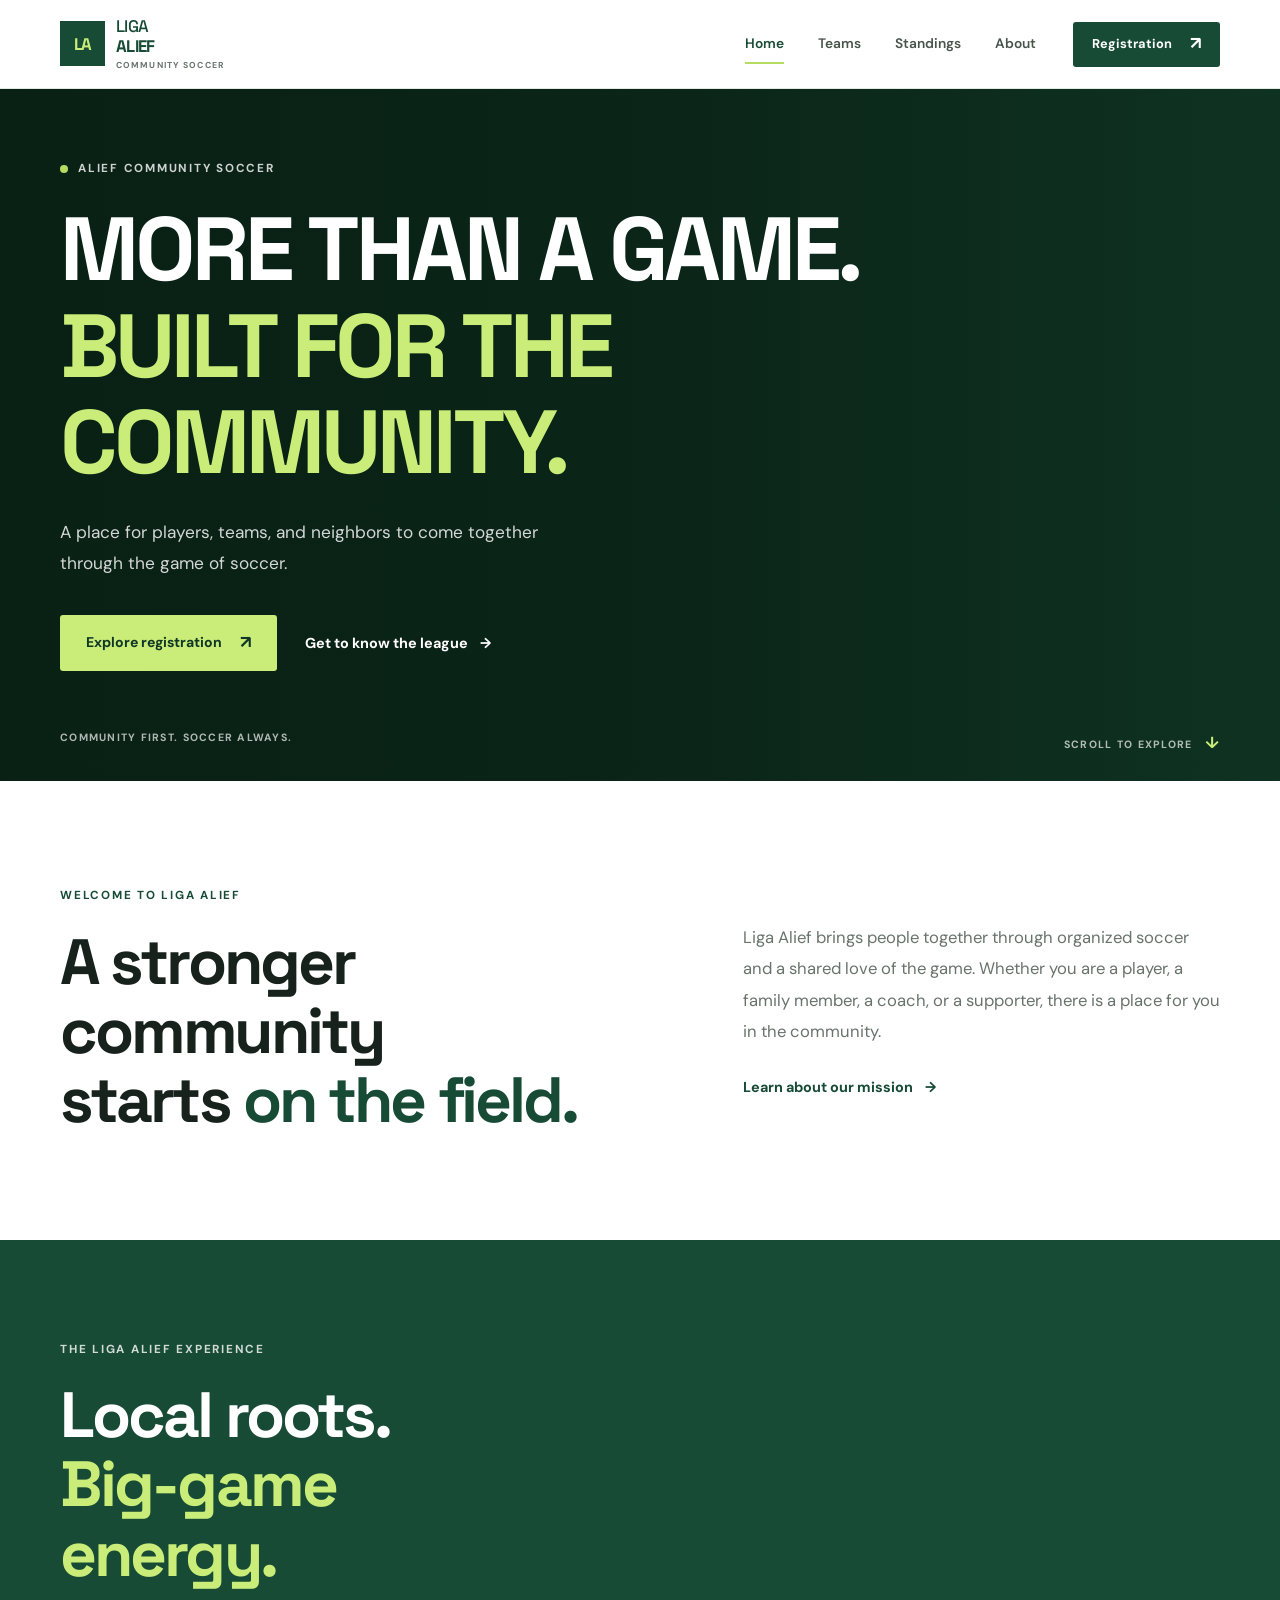
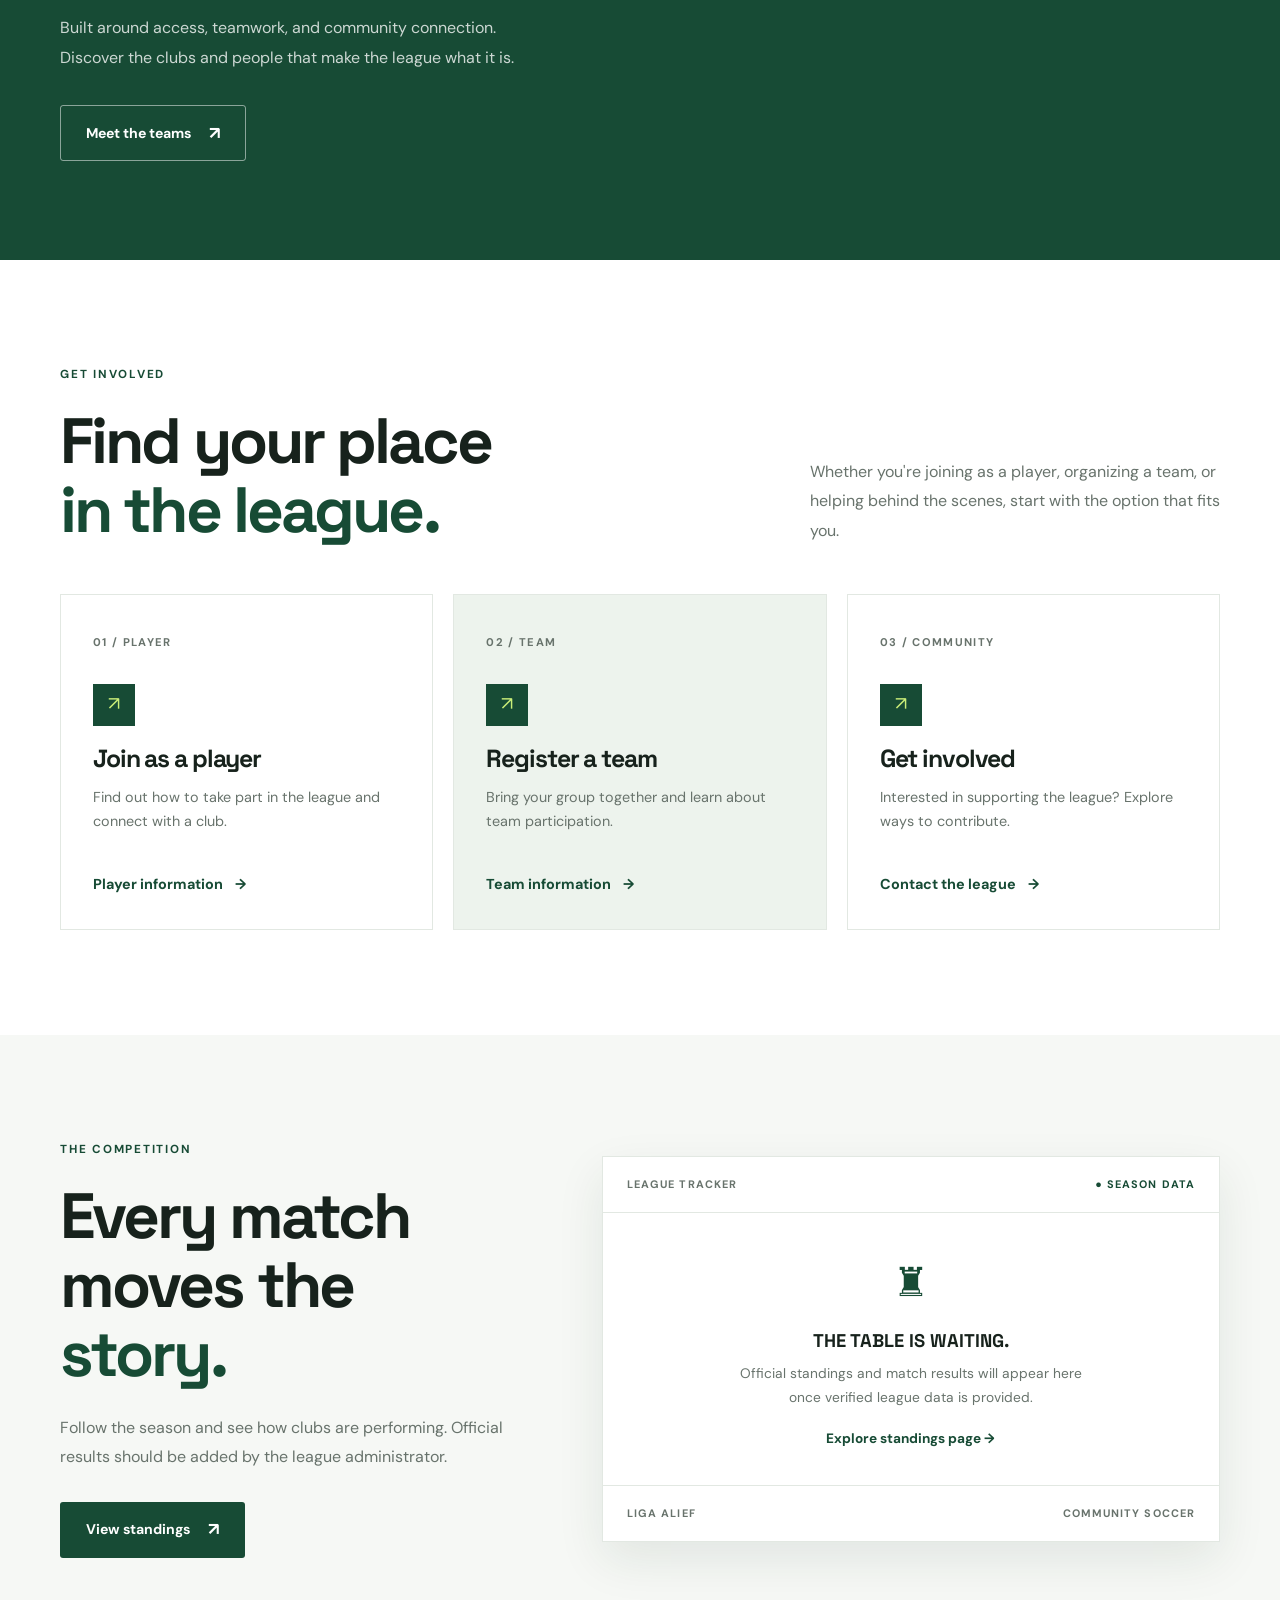
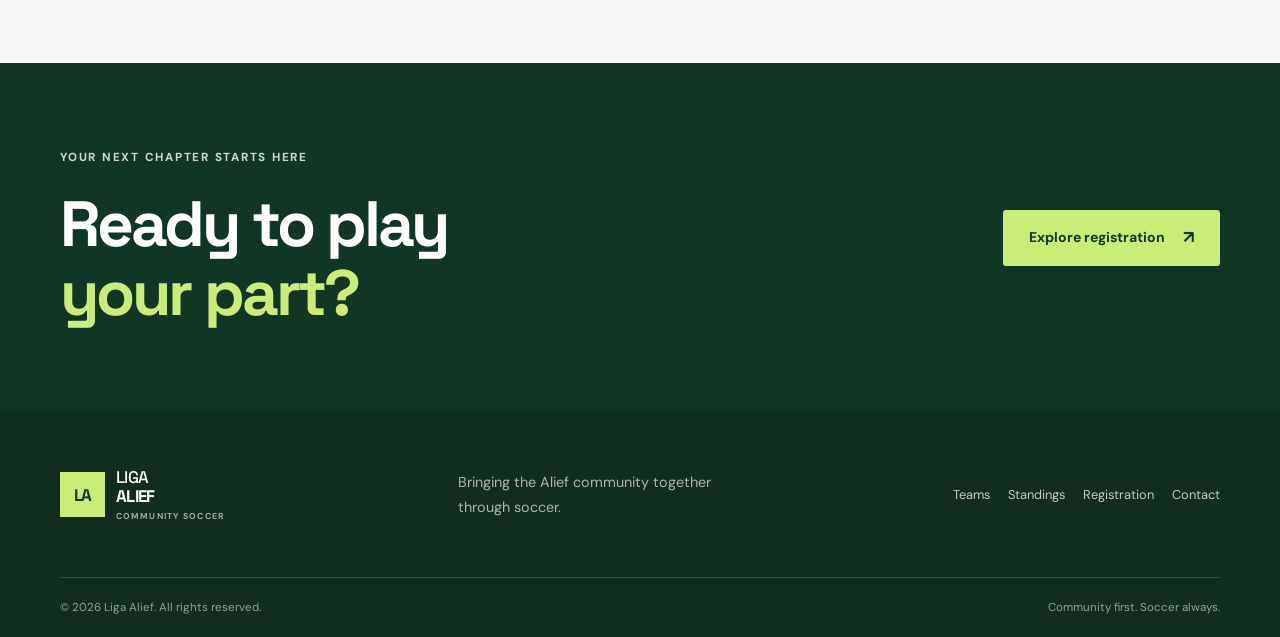
<file: index.html>
<!DOCTYPE html>
<html lang="en">
<head>
    <meta charset="UTF-8">
    <meta name="viewport" content="width=device-width, initial-scale=1.0">

    <meta name="description" content="Liga Alief brings the community together through soccer. Explore teams, standings, and registration information.">

    <meta name="theme-color" content="#174b35">

    <title>Liga Alief | Community Soccer</title>

    <!-- Google Fonts -->
    <link rel="preconnect" href="https://fonts.googleapis.com">
    <link rel="preconnect" href="https://fonts.gstatic.com" crossorigin>

    <link href="https://fonts.googleapis.com/css2?family=DM+Sans:wght@400;500;600;700&family=Space+Grotesk:wght@500;600;700&display=swap" rel="stylesheet">

    <!-- Shared Website Stylesheet -->
    <link rel="stylesheet" href="style.css">

    <!-- Shared Website JavaScript -->
    <script src="script.js" defer></script>
</head>

<body data-page="home">

    <!-- Accessibility: Skip navigation -->
    <a class="skip-link" href="#main">Skip to content</a>

    <!-- ==========================================
         HEADER / NAVIGATION
    =========================================== -->

    <header class="site-header">

        <div class="container nav-wrap">

            <a class="brand" href="index.html" aria-label="Liga Alief Home">

                <span class="brand-mark">LA</span>

                <span class="brand-name">
                    LIGA <strong>ALIEF</strong>
                    <small>COMMUNITY SOCCER</small>
                </span>

            </a>

            <button
                class="menu-toggle"
                type="button"
                aria-expanded="false"
                aria-controls="primary-nav"
                aria-label="Open navigation"
            >
                <span></span>
                <span></span>
                <span></span>
            </button>

            <nav class="primary-nav" id="primary-nav" aria-label="Main navigation">

                <a href="index.html" data-nav="home">Home</a>

                <a href="teams.html" data-nav="teams">Teams</a>

                <a href="standings.html" data-nav="standings">Standings</a>

                <a href="about.html" data-nav="about">About</a>

                <a class="button button-small nav-cta" href="registration.html">
                    Registration <span>↗</span>
                </a>

            </nav>

        </div>

    </header>


    <main id="main">

        <!-- ==========================================
             HERO SECTION
        =========================================== -->

        <section class="hero">

            <div class="hero-image" role="img" aria-label="Soccer players competing on a field"></div>

            <div class="hero-shade"></div>

            <div class="container hero-content">

                <p class="eyebrow eyebrow-light">
                    <span></span>
                    ALIEF COMMUNITY SOCCER
                </p>

                <h1>
                    MORE THAN A GAME.<br>
                    <em>BUILT FOR THE COMMUNITY.</em>
                </h1>

                <p class="hero-copy">
                    A place for players, teams, and neighbors to come together through the game of soccer.
                </p>

                <div class="hero-actions">

                    <a class="button button-lime" href="registration.html">
                        Explore registration <span>↗</span>
                    </a>

                    <a class="text-link text-link-light" href="about.html">
                        Get to know the league <span>→</span>
                    </a>

                </div>

            </div>

            <div class="hero-bottom container">

                <span>COMMUNITY FIRST. SOCCER ALWAYS.</span>

                <span class="hero-scroll">
                    SCROLL TO EXPLORE <b>↓</b>
                </span>

            </div>

        </section>


        <!-- ==========================================
             INTRODUCTION
        =========================================== -->

        <section class="intro-section section-pad">

            <div class="container intro-grid">

                <div>

                    <p class="eyebrow">WELCOME TO LIGA ALIEF</p>

                    <h2>
                        A stronger community<br>
                        starts <em>on the field.</em>
                    </h2>

                </div>

                <div class="intro-copy">

                    <p>
                        Liga Alief brings people together through organized soccer and a shared love of the game.

                        Whether you are a player, a family member, a coach, or a supporter, there is a place for you in the community.
                    </p>

                    <a class="text-link" href="about.html">
                        Learn about our mission <span>→</span>
                    </a>

                </div>

            </div>

        </section>


        <!-- ==========================================
             FEATURE SECTION
        =========================================== -->

        <section class="feature-band">

            <div class="container feature-grid">

                <div class="feature-copy">

                    <p class="eyebrow eyebrow-light">
                        THE LIGA ALIEF EXPERIENCE
                    </p>

                    <h2>
                        Local roots.<br>
                        <em>Big-game energy.</em>
                    </h2>

                    <p>
                        Built around access, teamwork, and community connection.

                        Discover the clubs and people that make the league what it is.
                    </p>

                    <a class="button button-outline-light" href="teams.html">
                        Meet the teams <span>↗</span>
                    </a>

                </div>

                <div
                    class="feature-photo"
                    role="img"
                    aria-label="Soccer ball on a green field"
                ></div>

            </div>

        </section>


        <!-- ==========================================
             GET INVOLVED
        =========================================== -->

        <section class="section-pad">

            <div class="container">

                <div class="section-heading">

                    <div>

                        <p class="eyebrow">GET INVOLVED</p>

                        <h2>
                            Find your place<br>
                            <em>in the league.</em>
                        </h2>

                    </div>

                    <p>
                        Whether you're joining as a player, organizing a team, or helping behind the scenes, start with the option that fits you.
                    </p>

                </div>


                <div class="path-grid">

                    <!-- Player Registration -->

                    <article class="path-card">

                        <span class="path-number">01 / PLAYER</span>

                        <div class="path-icon">↗</div>

                        <h3>Join as a player</h3>

                        <p>
                            Find out how to take part in the league and connect with a club.
                        </p>

                        <a class="text-link" href="registration.html#players">
                            Player information <span>→</span>
                        </a>

                    </article>


                    <!-- Team Registration -->

                    <article class="path-card path-card-featured">

                        <span class="path-number">02 / TEAM</span>

                        <div class="path-icon">↗</div>

                        <h3>Register a team</h3>

                        <p>
                            Bring your group together and learn about team participation.
                        </p>

                        <a class="text-link" href="registration.html#teams">
                            Team information <span>→</span>
                        </a>

                    </article>


                    <!-- Community -->

                    <article class="path-card">

                        <span class="path-number">03 / COMMUNITY</span>

                        <div class="path-icon">↗</div>

                        <h3>Get involved</h3>

                        <p>
                            Interested in supporting the league? Explore ways to contribute.
                        </p>

                        <a class="text-link" href="about.html#contact">
                            Contact the league <span>→</span>
                        </a>

                    </article>

                </div>

            </div>

        </section>


        <!-- ==========================================
             STANDINGS PREVIEW
        =========================================== -->

        <section class="standings-teaser section-pad section-muted">

            <div class="container standings-teaser-grid">

                <div>

                    <p class="eyebrow">THE COMPETITION</p>

                    <h2>
                        Every match<br>
                        moves the <em>story.</em>
                    </h2>

                    <p class="muted-copy">
                        Follow the season and see how clubs are performing.

                        Official results should be added by the league administrator.
                    </p>

                    <a class="button button-dark" href="standings.html">
                        View standings <span>↗</span>
                    </a>

                </div>


                <div class="scoreboard-card">

                    <div class="scoreboard-top">

                        <span>LEAGUE TRACKER</span>

                        <span class="live-dot">● SEASON DATA</span>

                    </div>


                    <div class="scoreboard-empty">

                        <span class="trophy-icon">♜</span>

                        <h3>THE TABLE IS WAITING.</h3>

                        <p>
                            Official standings and match results will appear here once verified league data is provided.
                        </p>

                        <a href="standings.html">
                            Explore standings page →
                        </a>

                    </div>


                    <div class="scoreboard-bottom">

                        <span>LIGA ALIEF</span>

                        <span>COMMUNITY SOCCER</span>

                    </div>

                </div>

            </div>

        </section>


        <!-- ==========================================
             FINAL CALL TO ACTION
        =========================================== -->

        <section class="cta-section">

            <div class="container cta-inner">

                <div>

                    <p class="eyebrow eyebrow-light">
                        YOUR NEXT CHAPTER STARTS HERE
                    </p>

                    <h2>
                        Ready to play<br>
                        <em>your part?</em>
                    </h2>

                </div>

                <a class="button button-lime" href="registration.html">
                    Explore registration <span>↗</span>
                </a>

            </div>

        </section>

    </main>


    <!-- ==========================================
         FOOTER
    =========================================== -->

    <footer class="site-footer">

        <div class="container footer-main">

            <a class="brand brand-footer" href="index.html">

                <span class="brand-mark">LA</span>

                <span class="brand-name">
                    LIGA <strong>ALIEF</strong>
                    <small>COMMUNITY SOCCER</small>
                </span>

            </a>

            <p>
                Bringing the Alief community together through soccer.
            </p>

            <div class="footer-links">

                <a href="teams.html">Teams</a>

                <a href="standings.html">Standings</a>

                <a href="registration.html">Registration</a>

                <a href="about.html#contact">Contact</a>

            </div>

        </div>


        <div class="container footer-bottom">

            <span>
                © <span data-year></span> Liga Alief. All rights reserved.
            </span>

            <span>Community first. Soccer always.</span>

        </div>

    </footer>

</body>
</html>
</file>
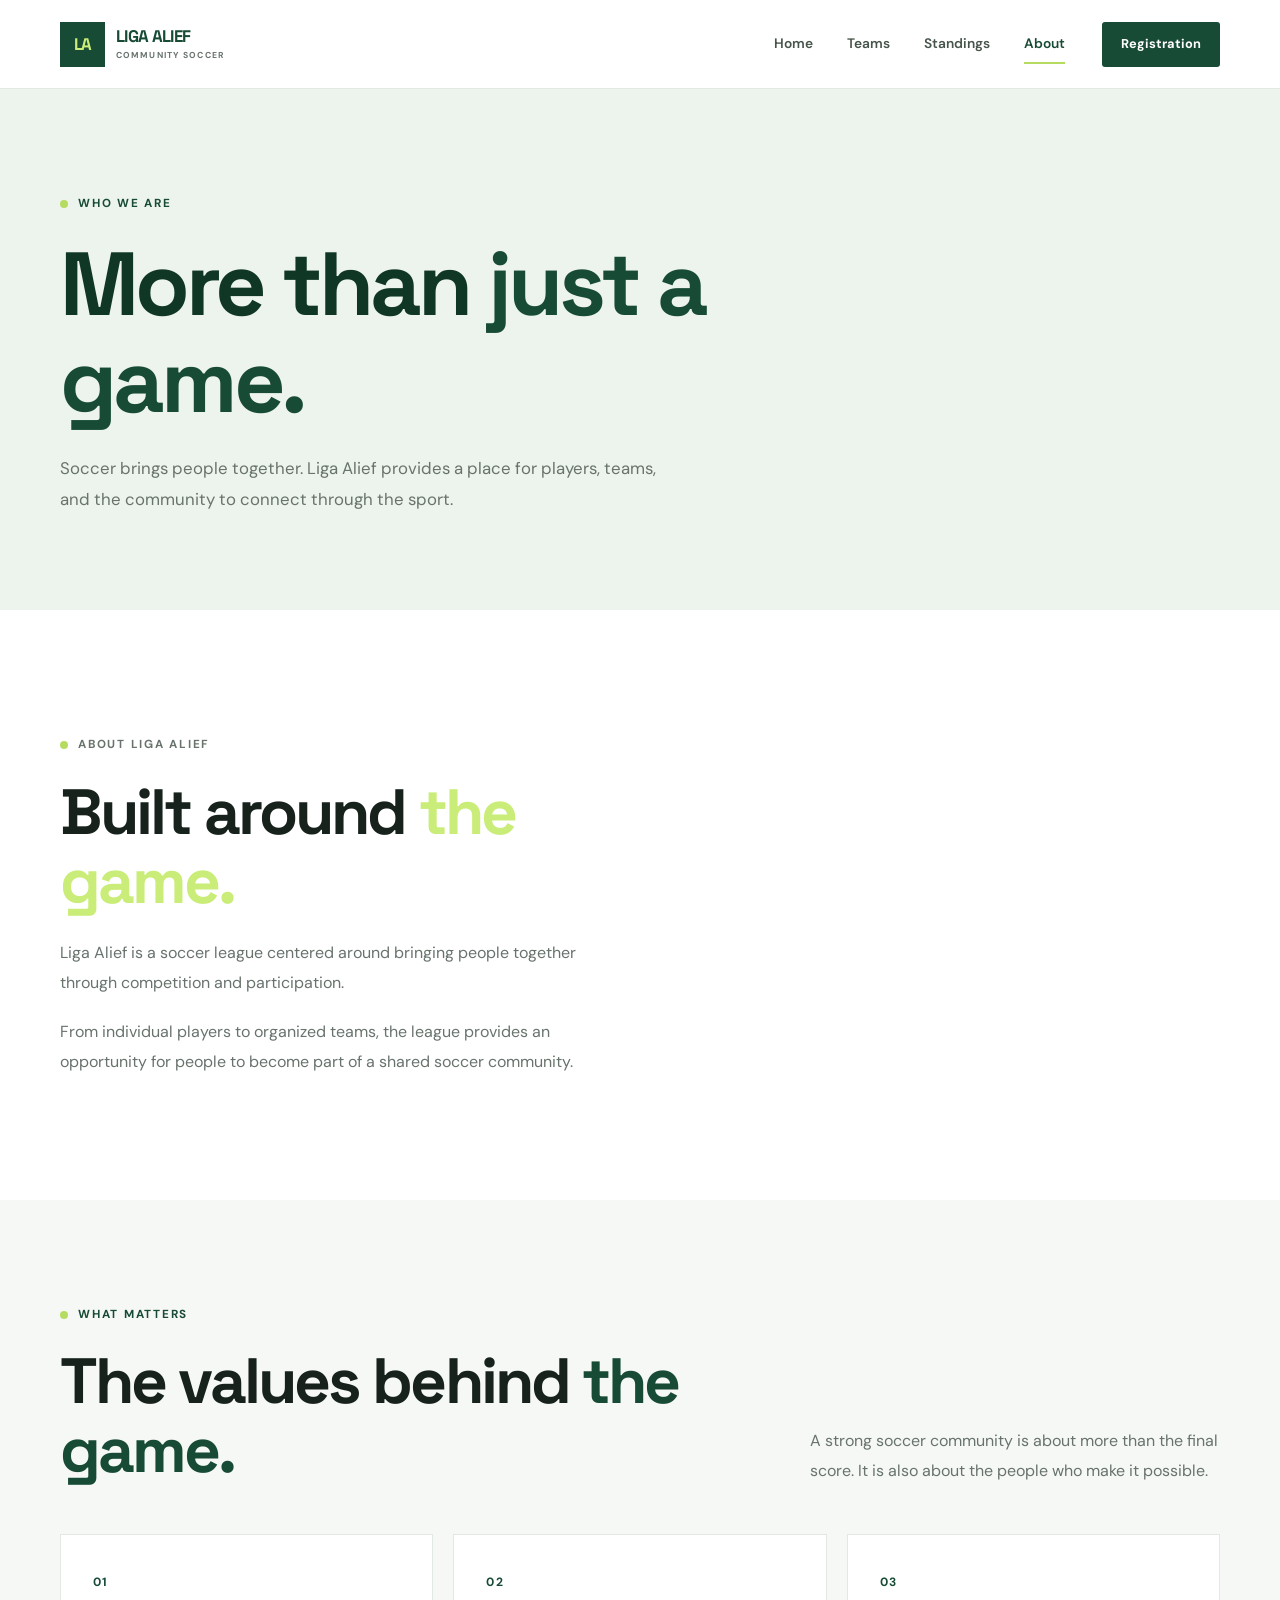
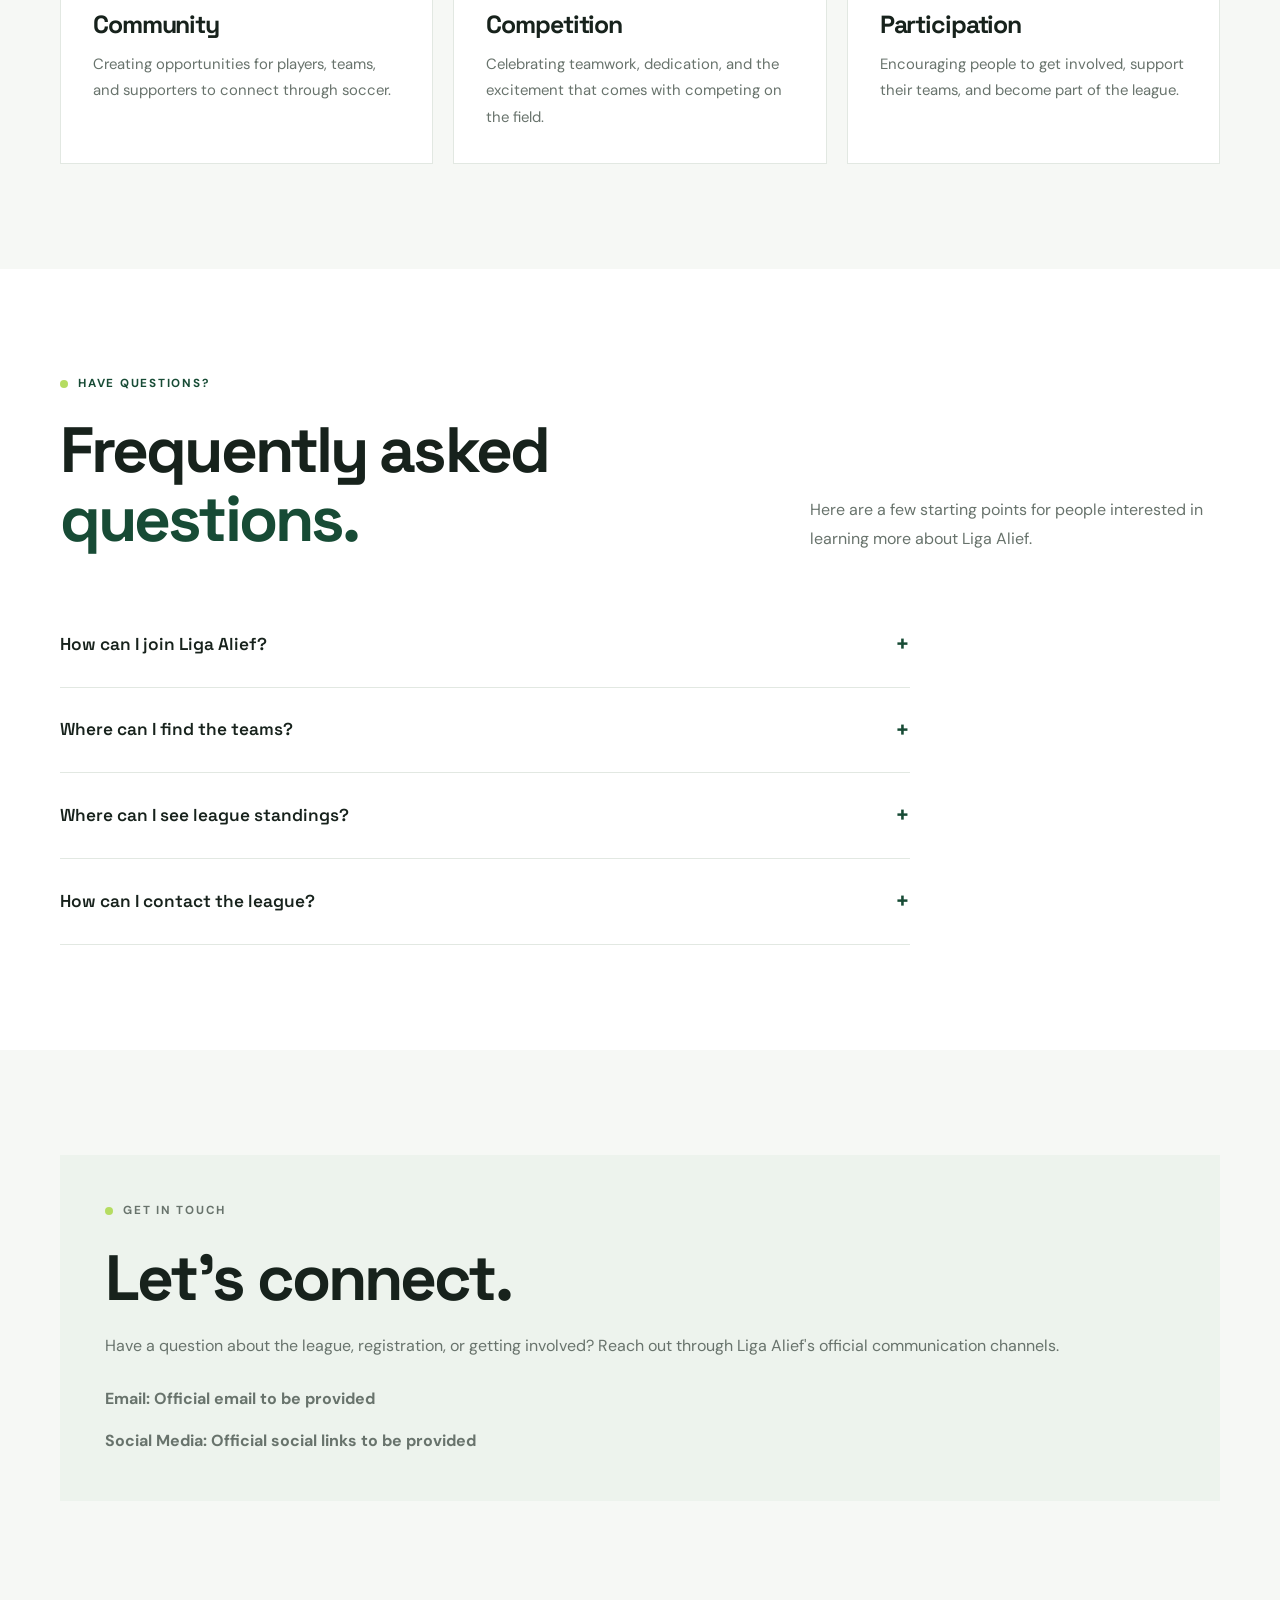
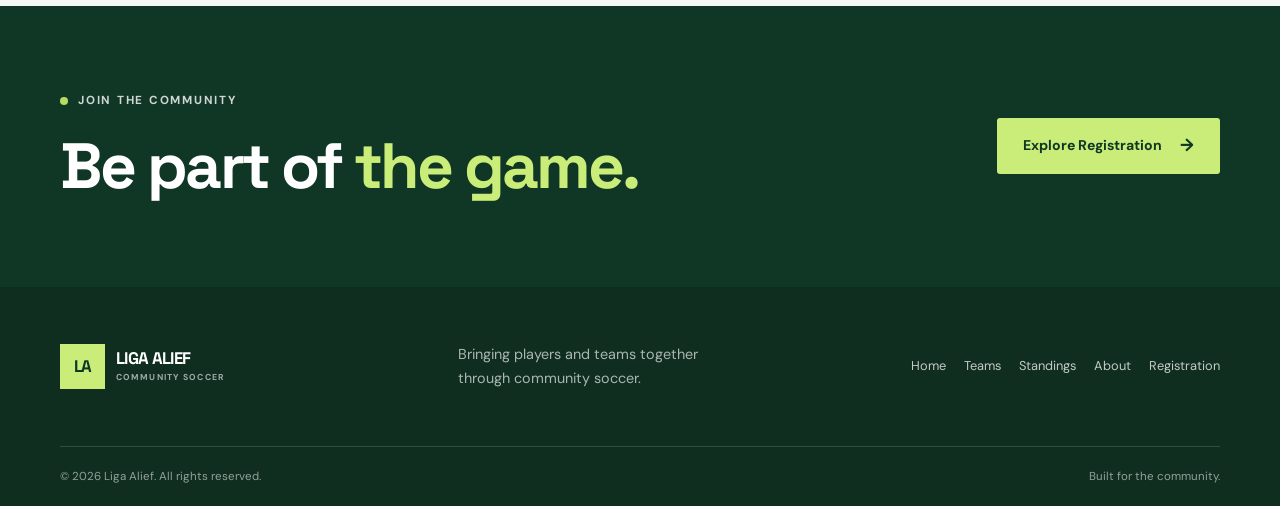
<file: about.html>
<!DOCTYPE html>
<html lang="en">

<head>
    <meta charset="UTF-8">

    <meta
        name="viewport"
        content="width=device-width, initial-scale=1.0"
    >

    <meta
        name="description"
        content="Learn about Liga Alief, its community focus, and opportunities to get involved in soccer."
    >

    <meta name="theme-color" content="#174b35">

    <title>About | Liga Alief</title>

    <!-- Google Fonts -->
    <link rel="preconnect" href="https://fonts.googleapis.com">

    <link
        rel="preconnect"
        href="https://fonts.gstatic.com"
        crossorigin
    >

    <link
        href="https://fonts.googleapis.com/css2?family=DM+Sans:wght@400;500;600;700&family=Space+Grotesk:wght@400;500;600;700&display=swap"
        rel="stylesheet"
    >

    <!-- Shared Website Styles -->
    <link rel="stylesheet" href="style.css">

    <!-- Website Interactions -->
    <script src="script.js" defer></script>
</head>


<body data-page="about">

    <!-- Accessibility -->
    <a href="#main-content" class="skip-link">
        Skip to content
    </a>


    <!-- ======================================
         HEADER
    ======================================= -->

    <header class="site-header">

        <div class="container nav-wrap">

            <a href="index.html" class="brand" aria-label="Liga Alief homepage">

                <span class="brand-mark">LA</span>

                <span class="brand-name">
                    <strong>LIGA ALIEF</strong>
                    <small>COMMUNITY SOCCER</small>
                </span>

            </a>


            <button
                class="menu-toggle"
                type="button"
                aria-label="Toggle navigation"
                aria-expanded="false"
                aria-controls="primary-nav"
            >
                <span></span>
                <span></span>
                <span></span>
            </button>


            <nav class="primary-nav" id="primary-nav">

                <a href="index.html" data-nav>Home</a>

                <a href="teams.html" data-nav>Teams</a>

                <a href="standings.html" data-nav>Standings</a>

                <a href="about.html" data-nav>About</a>

                <a
                    href="registration.html"
                    class="button button-small nav-cta"
                    data-nav
                >
                    Registration
                </a>

            </nav>

        </div>

    </header>


    <!-- ======================================
         MAIN CONTENT
    ======================================= -->

    <main id="main-content">


        <!-- PAGE HERO -->

        <section class="page-hero">

            <div class="container">

                <p class="eyebrow">
                    <span></span>
                    WHO WE ARE
                </p>

                <h1>
                    More than
                    <em>just a game.</em>
                </h1>

                <p>
                    Soccer brings people together. Liga Alief
                    provides a place for players, teams, and
                    the community to connect through the sport.
                </p>

            </div>

        </section>



        <!-- ABOUT INTRO -->

        <section class="section-pad">

            <div class="container content-grid">

                <div>

                    <p class="eyebrow">
                        <span></span>
                        ABOUT LIGA ALIEF
                    </p>

                    <h2>
                        Built around
                        <em>the game.</em>
                    </h2>

                    <p>
                        Liga Alief is a soccer league centered
                        around bringing people together through
                        competition and participation.
                    </p>

                    <p style="margin-top: 18px;">
                        From individual players to organized
                        teams, the league provides an opportunity
                        for people to become part of a shared
                        soccer community.
                    </p>

                </div>


                <div
                    class="content-photo"
                    style="
                        background-image: url('https://images.unsplash.com/photo-1522778119026-d647f0596c20?auto=format&fit=crop&w=1200&q=85');
                    "
                    role="img"
                    aria-label="Soccer field"
                ></div>

            </div>

        </section>



        <!-- COMMUNITY VALUES -->

        <section class="section-pad section-muted">

            <div class="container">

                <div class="section-heading">

                    <div>

                        <p class="eyebrow">
                            <span></span>
                            WHAT MATTERS
                        </p>

                        <h2>
                            The values behind
                            <em>the game.</em>
                        </h2>

                    </div>

                    <p>
                        A strong soccer community is about more
                        than the final score. It is also about
                        the people who make it possible.
                    </p>

                </div>



                <div class="info-grid">


                    <!-- Community -->

                    <article class="info-card">

                        <span class="card-number">
                            01
                        </span>

                        <h3>
                            Community
                        </h3>

                        <p>
                            Creating opportunities for players,
                            teams, and supporters to connect
                            through soccer.
                        </p>

                    </article>



                    <!-- Competition -->

                    <article class="info-card">

                        <span class="card-number">
                            02
                        </span>

                        <h3>
                            Competition
                        </h3>

                        <p>
                            Celebrating teamwork, dedication,
                            and the excitement that comes with
                            competing on the field.
                        </p>

                    </article>



                    <!-- Participation -->

                    <article class="info-card">

                        <span class="card-number">
                            03
                        </span>

                        <h3>
                            Participation
                        </h3>

                        <p>
                            Encouraging people to get involved,
                            support their teams, and become
                            part of the league.
                        </p>

                    </article>


                </div>

            </div>

        </section>



        <!-- FAQ SECTION -->

        <section class="section-pad">

            <div class="container">

                <div class="section-heading">

                    <div>

                        <p class="eyebrow">
                            <span></span>
                            HAVE QUESTIONS?
                        </p>

                        <h2>
                            Frequently asked
                            <em>questions.</em>
                        </h2>

                    </div>

                    <p>
                        Here are a few starting points for
                        people interested in learning more
                        about Liga Alief.
                    </p>

                </div>



                <div class="faq-list">


                    <!-- FAQ 1 -->

                    <div class="faq-item">

                        <button
                            class="faq-question"
                            type="button"
                            aria-expanded="false"
                        >

                            How can I join Liga Alief?

                            <span>+</span>

                        </button>


                        <div class="faq-answer">

                            Visit the Registration page to
                            learn about individual player and
                            team registration opportunities.
                            Follow official league instructions
                            for current availability.

                        </div>

                    </div>



                    <!-- FAQ 2 -->

                    <div class="faq-item">

                        <button
                            class="faq-question"
                            type="button"
                            aria-expanded="false"
                        >

                            Where can I find the teams?

                            <span>+</span>

                        </button>


                        <div class="faq-answer">

                            Visit the Teams page to explore
                            participating teams and their
                            profiles as official team information
                            becomes available.

                        </div>

                    </div>



                    <!-- FAQ 3 -->

                    <div class="faq-item">

                        <button
                            class="faq-question"
                            type="button"
                            aria-expanded="false"
                        >

                            Where can I see league standings?

                            <span>+</span>

                        </button>


                        <div class="faq-answer">

                            The Standings page is designed
                            to display team rankings, match
                            statistics, and competition results.

                        </div>

                    </div>



                    <!-- FAQ 4 -->

                    <div class="faq-item">

                        <button
                            class="faq-question"
                            type="button"
                            aria-expanded="false"
                        >

                            How can I contact the league?

                            <span>+</span>

                        </button>


                        <div class="faq-answer">

                            Use the league's official contact
                            information or social media channels
                            to reach the organizers.

                        </div>

                    </div>


                </div>

            </div>

        </section>



        <!-- CONTACT SECTION -->

        <section
            class="section-pad section-muted"
            id="contact"
        >

            <div class="container">

                <div class="contact-panel">

                    <p class="eyebrow">
                        <span></span>
                        GET IN TOUCH
                    </p>

                    <h2>
                        Let's connect.
                    </h2>

                    <p>
                        Have a question about the league,
                        registration, or getting involved?
                        Reach out through Liga Alief's
                        official communication channels.
                    </p>


                    <!--
                        Replace these placeholders with
                        verified official league information.

                        Do not publish invented contact details.
                    -->

                    <div class="contact-detail">

                        <p>
                            <strong>Email:</strong>
                            Official email to be provided
                        </p>

                        <p style="margin-top: 12px;">

                            <strong>Social Media:</strong>
                            Official social links to be provided

                        </p>

                    </div>

                </div>

            </div>

        </section>



        <!-- FINAL CTA -->

        <section class="cta-section">

            <div class="container cta-inner">

                <div>

                    <p class="eyebrow eyebrow-light">
                        <span></span>
                        JOIN THE COMMUNITY
                    </p>

                    <h2>
                        Be part of
                        <em>the game.</em>
                    </h2>

                </div>


                <a
                    href="registration.html"
                    class="button button-lime"
                >
                    Explore Registration
                    <span>→</span>
                </a>

            </div>

        </section>


    </main>



    <!-- ======================================
         FOOTER
    ======================================= -->

    <footer class="site-footer">

        <div class="container footer-main">

            <a
                href="index.html"
                class="brand brand-footer"
                aria-label="Liga Alief homepage"
            >

                <span class="brand-mark">LA</span>

                <span class="brand-name">
                    <strong>LIGA ALIEF</strong>
                    <small>COMMUNITY SOCCER</small>
                </span>

            </a>


            <p>
                Bringing players and teams together
                through community soccer.
            </p>


            <nav class="footer-links" aria-label="Footer navigation">

                <a href="index.html">Home</a>

                <a href="teams.html">Teams</a>

                <a href="standings.html">Standings</a>

                <a href="about.html">About</a>

                <a href="registration.html">Registration</a>

            </nav>

        </div>


        <div class="container footer-bottom">

            <p>
                © <span data-year></span> Liga Alief.
                All rights reserved.
            </p>

            <p>
                Built for the community.
            </p>

        </div>

    </footer>

</body>

</html>
</file>
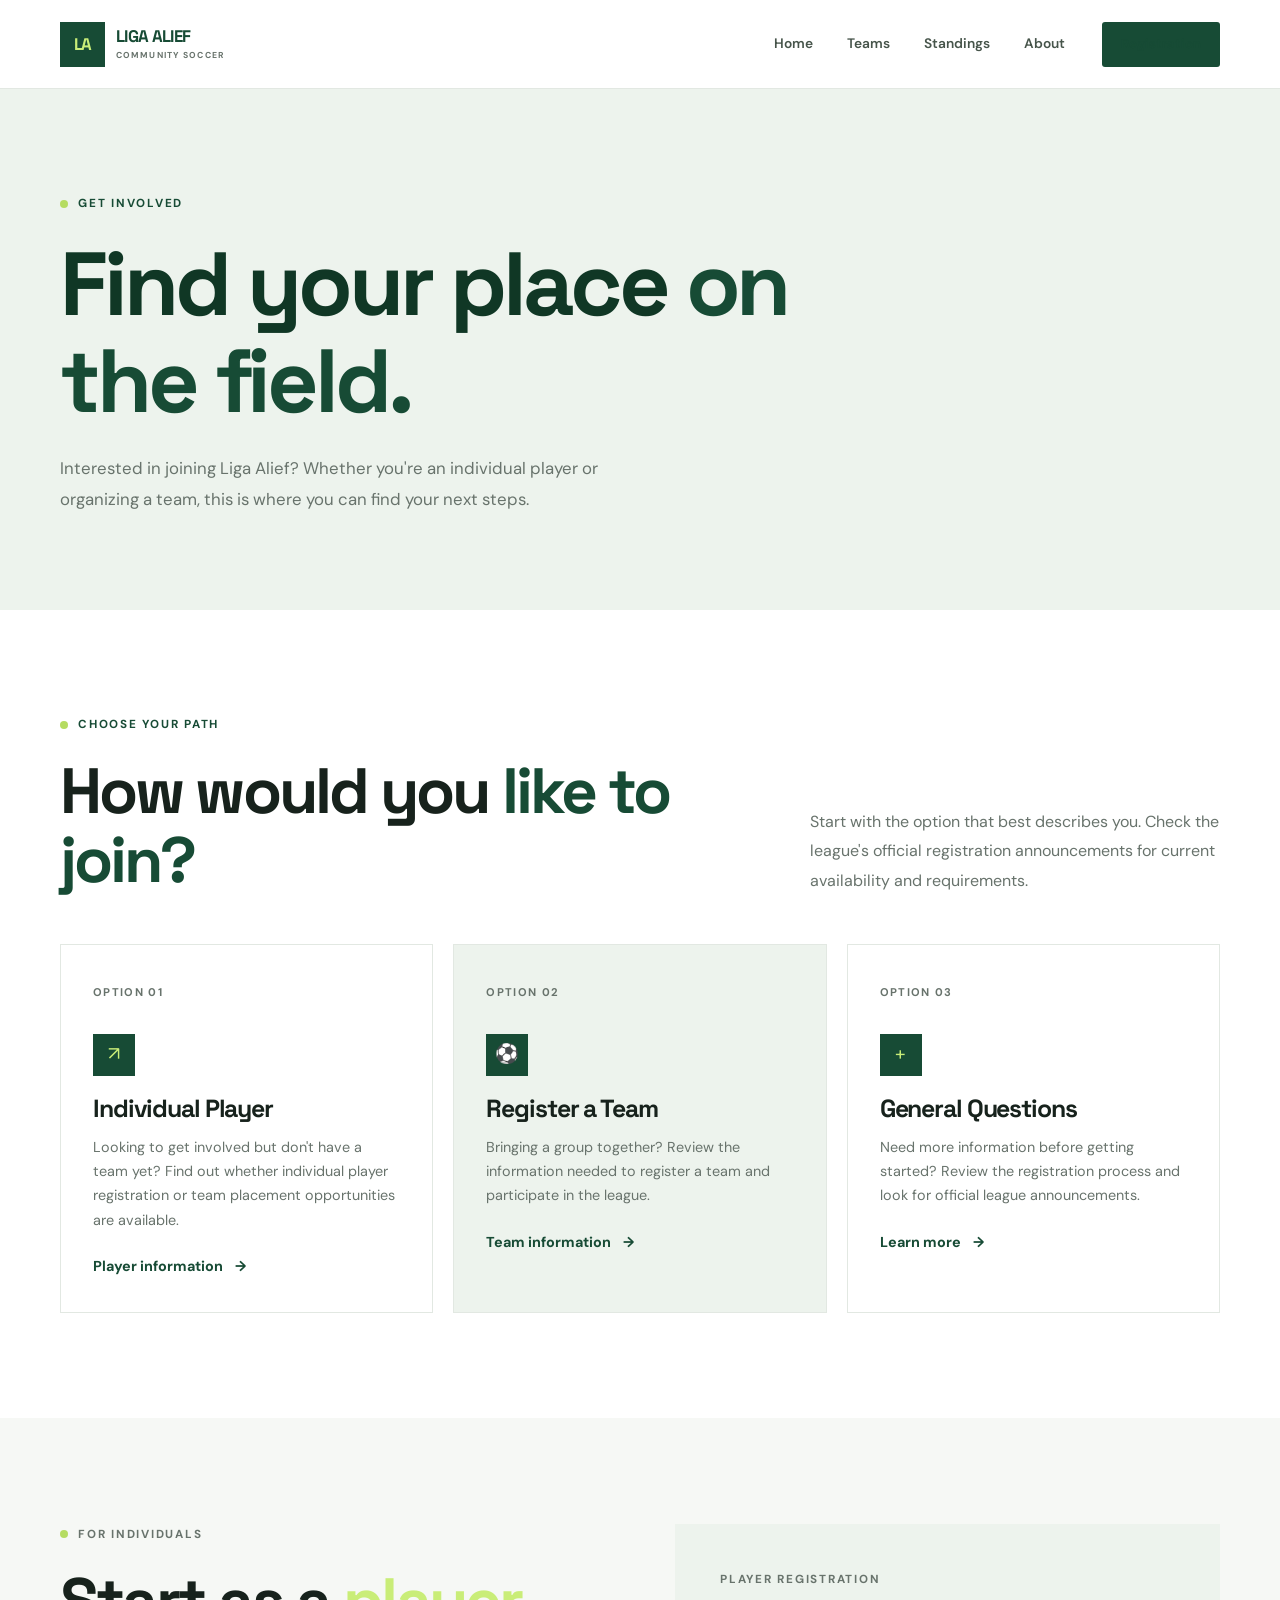
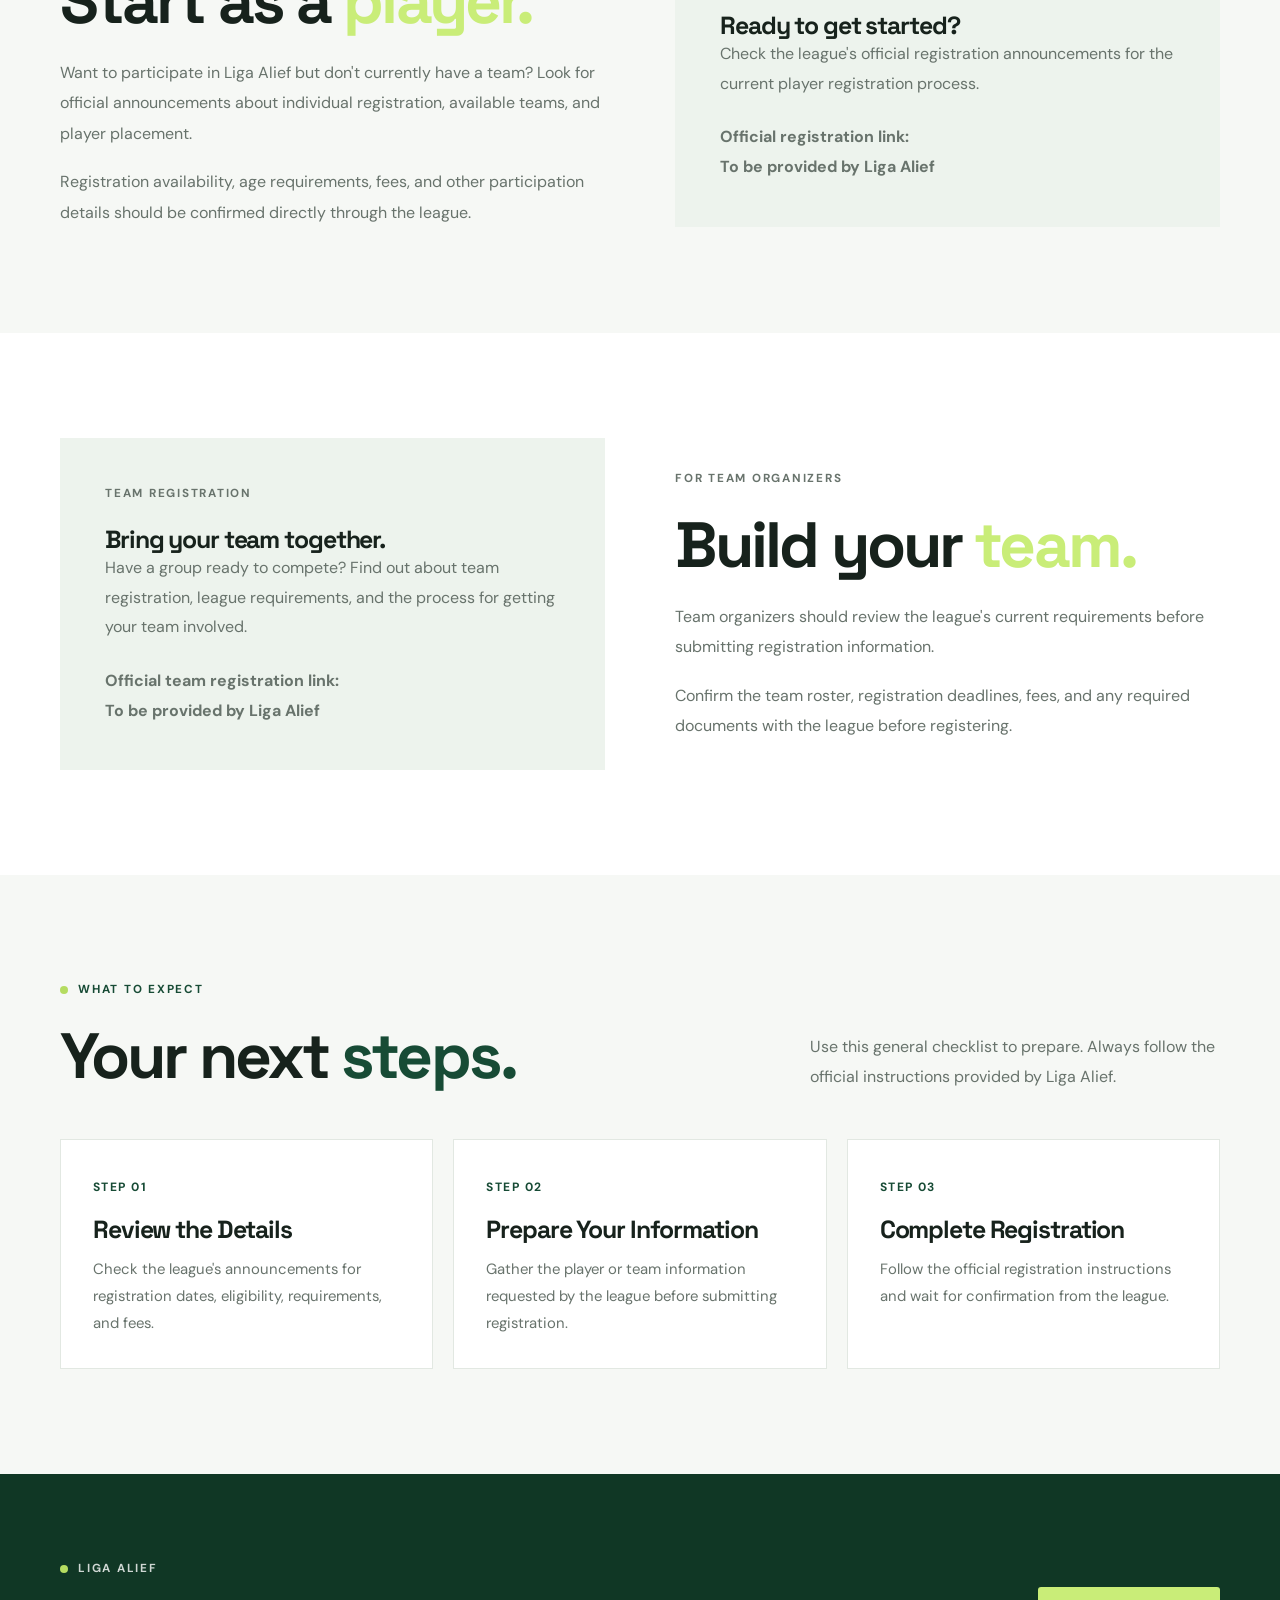
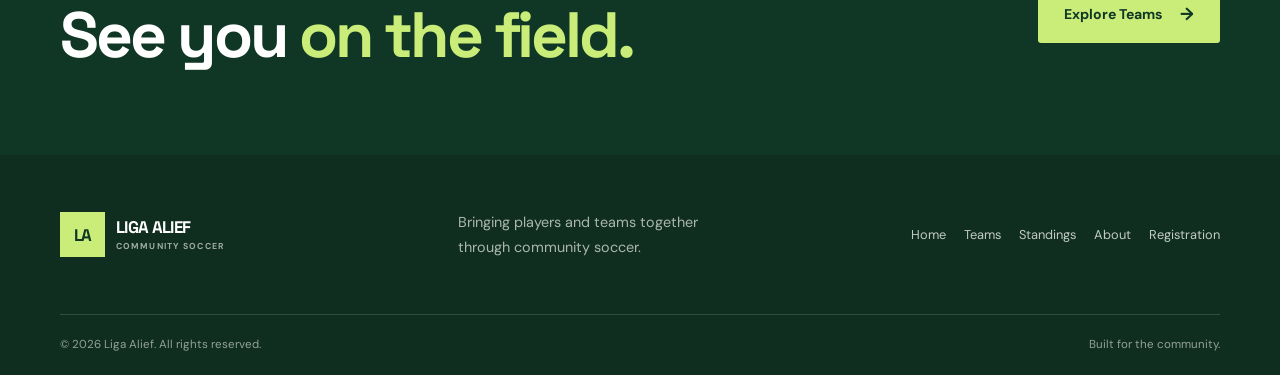
<file: registration.html>
<!DOCTYPE html>
<html lang="en">

<head>
    <meta charset="UTF-8">

    <meta
        name="viewport"
        content="width=device-width, initial-scale=1.0"
    >

    <meta
        name="description"
        content="Learn how to register as a player or team with Liga Alief. Find registration information and next steps."
    >

    <meta name="theme-color" content="#174b35">

    <title>Registration | Liga Alief</title>

    <!-- Google Fonts -->
    <link rel="preconnect" href="https://fonts.googleapis.com">

    <link
        rel="preconnect"
        href="https://fonts.gstatic.com"
        crossorigin
    >

    <link
        href="https://fonts.googleapis.com/css2?family=DM+Sans:wght@400;500;600;700&family=Space+Grotesk:wght@400;500;600;700&display=swap"
        rel="stylesheet"
    >

    <!-- Shared Website Styles -->
    <link rel="stylesheet" href="style.css">

    <!-- Website Interactions -->
    <script src="script.js" defer></script>
</head>


<body data-page="registration">

    <!-- Accessibility: Skip Navigation -->
    <a href="#main-content" class="skip-link">
        Skip to content
    </a>


    <!-- ======================================
         HEADER
    ======================================= -->

    <header class="site-header">

        <div class="container nav-wrap">

            <a href="index.html" class="brand" aria-label="Liga Alief homepage">

                <span class="brand-mark">LA</span>

                <span class="brand-name">
                    <strong>LIGA ALIEF</strong>
                    <small>COMMUNITY SOCCER</small>
                </span>

            </a>


            <button
                class="menu-toggle"
                type="button"
                aria-label="Toggle navigation"
                aria-expanded="false"
                aria-controls="primary-nav"
            >
                <span></span>
                <span></span>
                <span></span>
            </button>


            <nav class="primary-nav" id="primary-nav">

                <a href="index.html" data-nav>Home</a>

                <a href="teams.html" data-nav>Teams</a>

                <a href="standings.html" data-nav>Standings</a>

                <a href="about.html" data-nav>About</a>

                <a
                    href="registration.html"
                    class="button button-small nav-cta"
                    data-nav
                >
                    Registration
                </a>

            </nav>

        </div>

    </header>


    <!-- ======================================
         MAIN CONTENT
    ======================================= -->

    <main id="main-content">


        <!-- PAGE INTRO -->

        <section class="page-hero">

            <div class="container">

                <p class="eyebrow">
                    <span></span>
                    GET INVOLVED
                </p>

                <h1>
                    Find your place
                    <em>on the field.</em>
                </h1>

                <p>
                    Interested in joining Liga Alief?
                    Whether you're an individual player or organizing
                    a team, this is where you can find your next steps.
                </p>

            </div>

        </section>



        <!-- REGISTRATION OPTIONS -->

        <section class="section-pad">

            <div class="container">

                <div class="section-heading">

                    <div>

                        <p class="eyebrow">
                            <span></span>
                            CHOOSE YOUR PATH
                        </p>

                        <h2>
                            How would you
                            <em>like to join?</em>
                        </h2>

                    </div>

                    <p>
                        Start with the option that best describes you.
                        Check the league's official registration
                        announcements for current availability and
                        requirements.
                    </p>

                </div>



                <div class="path-grid">

                    <!-- Individual Player -->

                    <article class="path-card">

                        <span class="path-number">
                            OPTION 01
                        </span>

                        <div class="path-icon">
                            ↗
                        </div>

                        <h3>
                            Individual Player
                        </h3>

                        <p>
                            Looking to get involved but don't have
                            a team yet? Find out whether individual
                            player registration or team placement
                            opportunities are available.
                        </p>

                        <a
                            href="#players"
                            class="text-link"
                        >
                            Player information
                            <span>→</span>
                        </a>

                    </article>



                    <!-- Team Registration -->

                    <article class="path-card path-card-featured">

                        <span class="path-number">
                            OPTION 02
                        </span>

                        <div class="path-icon">
                            ⚽
                        </div>

                        <h3>
                            Register a Team
                        </h3>

                        <p>
                            Bringing a group together? Review the
                            information needed to register a team
                            and participate in the league.
                        </p>

                        <a
                            href="#teams"
                            class="text-link"
                        >
                            Team information
                            <span>→</span>
                        </a>

                    </article>



                    <!-- General Information -->

                    <article class="path-card">

                        <span class="path-number">
                            OPTION 03
                        </span>

                        <div class="path-icon">
                            +
                        </div>

                        <h3>
                            General Questions
                        </h3>

                        <p>
                            Need more information before getting
                            started? Review the registration
                            process and look for official league
                            announcements.
                        </p>

                        <a
                            href="#next-steps"
                            class="text-link"
                        >
                            Learn more
                            <span>→</span>
                        </a>

                    </article>

                </div>

            </div>

        </section>



        <!-- PLAYER REGISTRATION -->

        <section
            class="section-pad section-muted"
            id="players"
        >

            <div class="container content-grid">

                <div>

                    <p class="eyebrow">
                        <span></span>
                        FOR INDIVIDUALS
                    </p>

                    <h2>
                        Start as a
                        <em>player.</em>
                    </h2>

                    <p>
                        Want to participate in Liga Alief but don't
                        currently have a team? Look for official
                        announcements about individual registration,
                        available teams, and player placement.
                    </p>

                    <p style="margin-top: 18px;">
                        Registration availability, age requirements,
                        fees, and other participation details should
                        be confirmed directly through the league.
                    </p>

                </div>


                <div class="contact-panel">

                    <p class="eyebrow">
                        PLAYER REGISTRATION
                    </p>

                    <h3>
                        Ready to get started?
                    </h3>

                    <p>
                        Check the league's official registration
                        announcements for the current player
                        registration process.
                    </p>

                    <p class="contact-detail">
                        Official registration link:
                        <br>
                        <strong>To be provided by Liga Alief</strong>
                    </p>

                </div>

            </div>

        </section>



        <!-- TEAM REGISTRATION -->

        <section
            class="section-pad"
            id="teams"
        >

            <div class="container content-grid">

                <div class="contact-panel">

                    <p class="eyebrow">
                        TEAM REGISTRATION
                    </p>

                    <h3>
                        Bring your team together.
                    </h3>

                    <p>
                        Have a group ready to compete? Find out
                        about team registration, league requirements,
                        and the process for getting your team involved.
                    </p>

                    <p class="contact-detail">
                        Official team registration link:
                        <br>
                        <strong>To be provided by Liga Alief</strong>
                    </p>

                </div>


                <div>

                    <p class="eyebrow">
                        FOR TEAM ORGANIZERS
                    </p>

                    <h2>
                        Build your
                        <em>team.</em>
                    </h2>

                    <p>
                        Team organizers should review the league's
                        current requirements before submitting
                        registration information.
                    </p>

                    <p style="margin-top: 18px;">
                        Confirm the team roster, registration
                        deadlines, fees, and any required documents
                        with the league before registering.
                    </p>

                </div>

            </div>

        </section>



        <!-- REGISTRATION PROCESS -->

        <section
            class="section-pad section-muted"
            id="next-steps"
        >

            <div class="container">

                <div class="section-heading">

                    <div>

                        <p class="eyebrow">
                            <span></span>
                            WHAT TO EXPECT
                        </p>

                        <h2>
                            Your next
                            <em>steps.</em>
                        </h2>

                    </div>

                    <p>
                        Use this general checklist to prepare.
                        Always follow the official instructions
                        provided by Liga Alief.
                    </p>

                </div>



                <div class="info-grid">

                    <article class="info-card">

                        <span class="card-number">
                            STEP 01
                        </span>

                        <h3>
                            Review the Details
                        </h3>

                        <p>
                            Check the league's announcements for
                            registration dates, eligibility,
                            requirements, and fees.
                        </p>

                    </article>



                    <article class="info-card">

                        <span class="card-number">
                            STEP 02
                        </span>

                        <h3>
                            Prepare Your Information
                        </h3>

                        <p>
                            Gather the player or team information
                            requested by the league before
                            submitting registration.
                        </p>

                    </article>



                    <article class="info-card">

                        <span class="card-number">
                            STEP 03
                        </span>

                        <h3>
                            Complete Registration
                        </h3>

                        <p>
                            Follow the official registration
                            instructions and wait for confirmation
                            from the league.
                        </p>

                    </article>

                </div>

            </div>

        </section>



        <!-- FINAL CTA -->

        <section class="cta-section">

            <div class="container cta-inner">

                <div>

                    <p class="eyebrow eyebrow-light">
                        <span></span>
                        LIGA ALIEF
                    </p>

                    <h2>
                        See you
                        <em>on the field.</em>
                    </h2>

                </div>


                <a
                    href="teams.html"
                    class="button button-lime"
                >
                    Explore Teams
                    <span>→</span>
                </a>

            </div>

        </section>


    </main>



    <!-- ======================================
         FOOTER
    ======================================= -->

    <footer class="site-footer">

        <div class="container footer-main">

            <a
                href="index.html"
                class="brand brand-footer"
                aria-label="Liga Alief homepage"
            >

                <span class="brand-mark">LA</span>

                <span class="brand-name">
                    <strong>LIGA ALIEF</strong>
                    <small>COMMUNITY SOCCER</small>
                </span>

            </a>


            <p>
                Bringing players and teams together
                through community soccer.
            </p>


            <nav class="footer-links" aria-label="Footer navigation">

                <a href="index.html">Home</a>

                <a href="teams.html">Teams</a>

                <a href="standings.html">Standings</a>

                <a href="about.html">About</a>

                <a href="registration.html">Registration</a>

            </nav>

        </div>


        <div class="container footer-bottom">

            <p>
                © <span data-year></span> Liga Alief.
                All rights reserved.
            </p>

            <p>
                Built for the community.
            </p>

        </div>

    </footer>

</body>

</html>
</html>
</file>
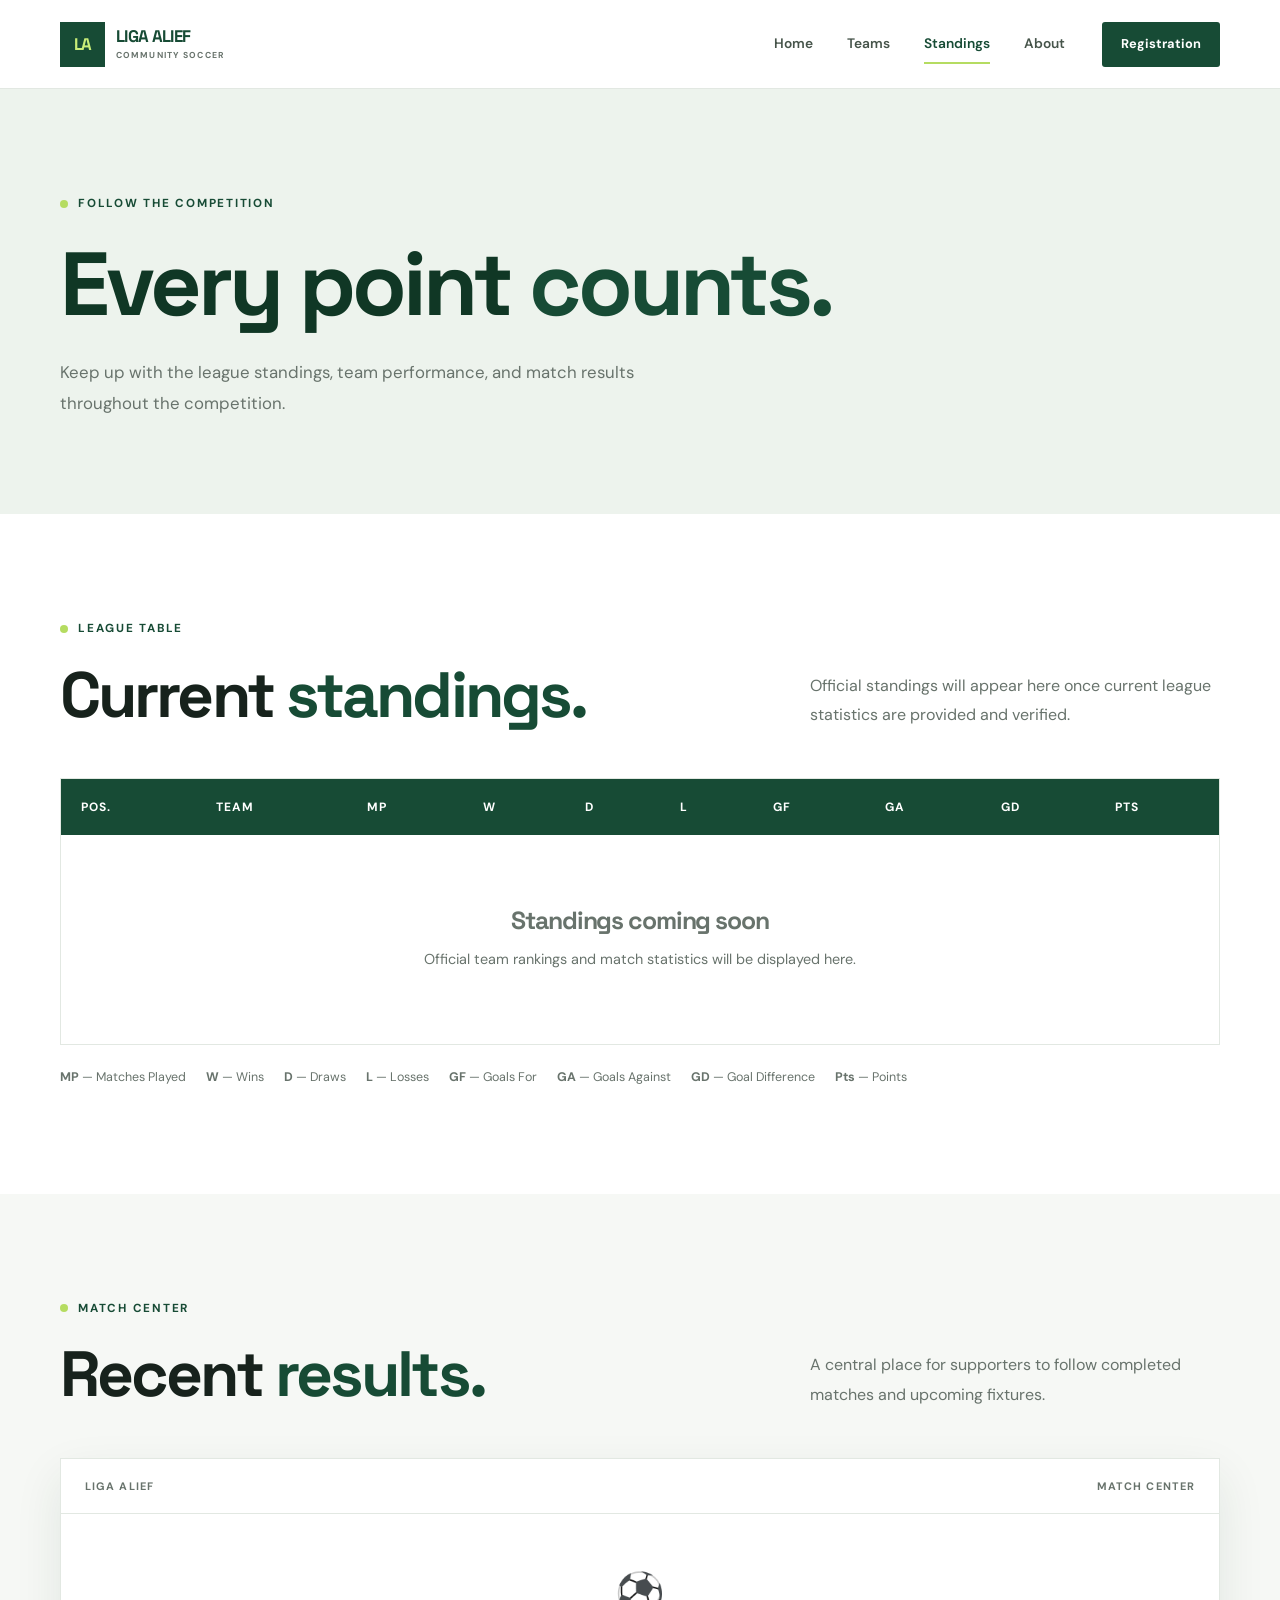
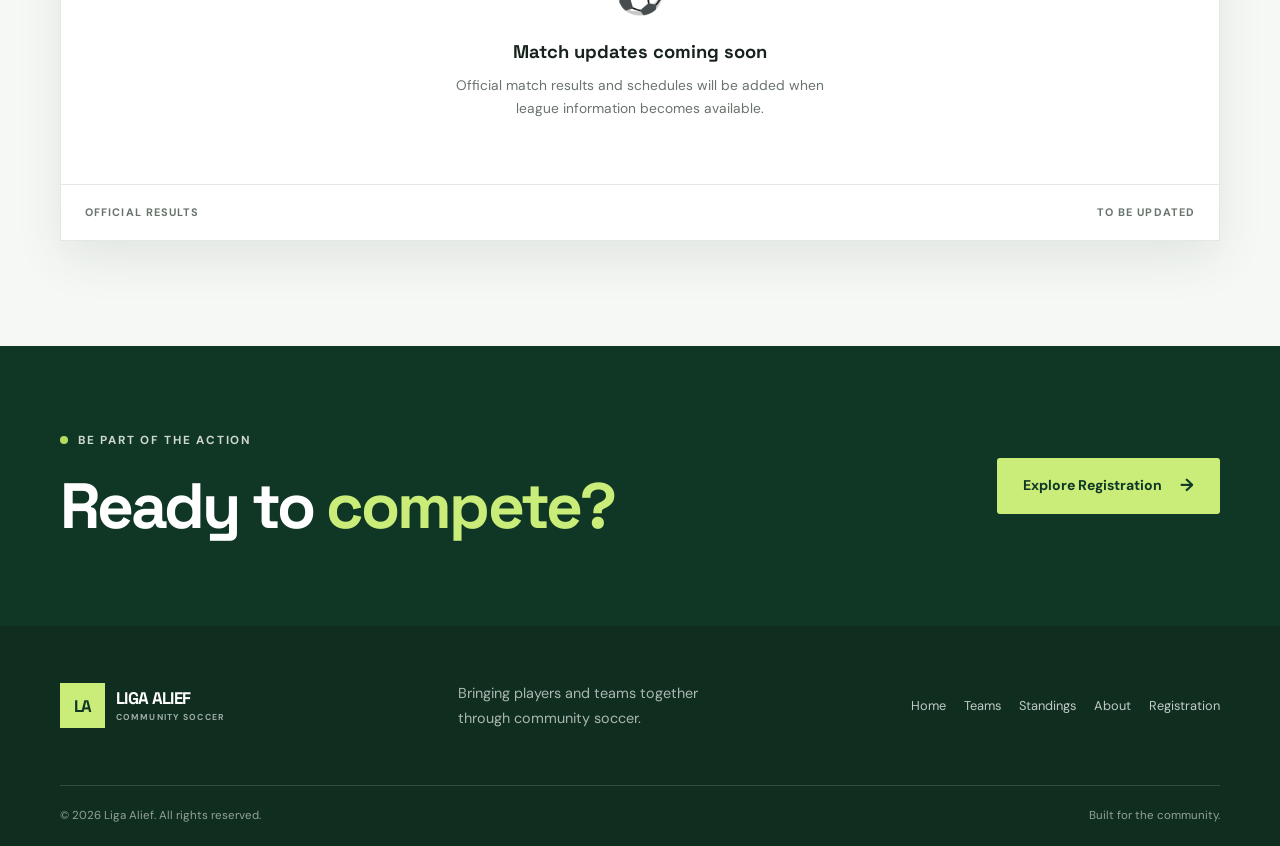
<file: standings.html>
<!DOCTYPE html>
<html lang="en">

<head>
    <meta charset="UTF-8">

    <meta
        name="viewport"
        content="width=device-width, initial-scale=1.0"
    >

    <meta
        name="description"
        content="Follow Liga Alief standings, team rankings, and competition results."
    >

    <meta name="theme-color" content="#174b35">

    <title>Standings | Liga Alief</title>

    <!-- Google Fonts -->
    <link rel="preconnect" href="https://fonts.googleapis.com">

    <link
        rel="preconnect"
        href="https://fonts.gstatic.com"
        crossorigin
    >

    <link
        href="https://fonts.googleapis.com/css2?family=DM+Sans:wght@400;500;600;700&family=Space+Grotesk:wght@400;500;600;700&display=swap"
        rel="stylesheet"
    >

    <!-- Shared Website Styles -->
    <link rel="stylesheet" href="style.css">

    <!-- Website Interactions -->
    <script src="script.js" defer></script>
</head>


<body data-page="standings">

    <!-- Accessibility -->
    <a href="#main-content" class="skip-link">
        Skip to content
    </a>


    <!-- ======================================
         HEADER
    ======================================= -->

    <header class="site-header">

        <div class="container nav-wrap">

            <a href="index.html" class="brand" aria-label="Liga Alief homepage">

                <span class="brand-mark">LA</span>

                <span class="brand-name">
                    <strong>LIGA ALIEF</strong>
                    <small>COMMUNITY SOCCER</small>
                </span>

            </a>


            <button
                class="menu-toggle"
                type="button"
                aria-label="Toggle navigation"
                aria-expanded="false"
                aria-controls="primary-nav"
            >
                <span></span>
                <span></span>
                <span></span>
            </button>


            <nav class="primary-nav" id="primary-nav">

                <a href="index.html" data-nav>Home</a>

                <a href="teams.html" data-nav>Teams</a>

                <a href="standings.html" data-nav>Standings</a>

                <a href="about.html" data-nav>About</a>

                <a
                    href="registration.html"
                    class="button button-small nav-cta"
                    data-nav
                >
                    Registration
                </a>

            </nav>

        </div>

    </header>


    <!-- ======================================
         MAIN CONTENT
    ======================================= -->

    <main id="main-content">


        <!-- PAGE HERO -->

        <section class="page-hero">

            <div class="container">

                <p class="eyebrow">
                    <span></span>
                    FOLLOW THE COMPETITION
                </p>

                <h1>
                    Every point
                    <em>counts.</em>
                </h1>

                <p>
                    Keep up with the league standings, team
                    performance, and match results throughout
                    the competition.
                </p>

            </div>

        </section>



        <!-- LEAGUE STANDINGS -->

        <section class="section-pad">

            <div class="container">

                <div class="section-heading">

                    <div>

                        <p class="eyebrow">
                            <span></span>
                            LEAGUE TABLE
                        </p>

                        <h2>
                            Current
                            <em>standings.</em>
                        </h2>

                    </div>

                    <p>
                        Official standings will appear here
                        once current league statistics are
                        provided and verified.
                    </p>

                </div>



                <!--
                    STANDINGS TABLE

                    Replace the placeholder row with actual
                    team statistics from Liga Alief.

                    Do not publish unverified rankings or scores.
                -->

                <div class="table-wrap">

                    <table class="data-table">

                        <thead>

                            <tr>

                                <th scope="col">Pos.</th>

                                <th scope="col">Team</th>

                                <th scope="col">MP</th>

                                <th scope="col">W</th>

                                <th scope="col">D</th>

                                <th scope="col">L</th>

                                <th scope="col">GF</th>

                                <th scope="col">GA</th>

                                <th scope="col">GD</th>

                                <th scope="col">Pts</th>

                            </tr>

                        </thead>


                        <tbody>

                            <tr>

                                <td colspan="10">

                                    <div class="empty-table">

                                        <h3>
                                            Standings coming soon
                                        </h3>

                                        <p>
                                            Official team rankings
                                            and match statistics will
                                            be displayed here.
                                        </p>

                                    </div>

                                </td>

                            </tr>

                        </tbody>

                    </table>

                </div>



                <!-- TABLE KEY -->

                <div style="
                    display: flex;
                    flex-wrap: wrap;
                    gap: 20px;
                    margin-top: 22px;
                    color: #68736c;
                    font-size: 0.78rem;
                ">

                    <span><strong>MP</strong> — Matches Played</span>

                    <span><strong>W</strong> — Wins</span>

                    <span><strong>D</strong> — Draws</span>

                    <span><strong>L</strong> — Losses</span>

                    <span><strong>GF</strong> — Goals For</span>

                    <span><strong>GA</strong> — Goals Against</span>

                    <span><strong>GD</strong> — Goal Difference</span>

                    <span><strong>Pts</strong> — Points</span>

                </div>

            </div>

        </section>



        <!-- MATCH RESULTS -->

        <section class="section-pad section-muted">

            <div class="container">

                <div class="section-heading">

                    <div>

                        <p class="eyebrow">
                            <span></span>
                            MATCH CENTER
                        </p>

                        <h2>
                            Recent
                            <em>results.</em>
                        </h2>

                    </div>

                    <p>
                        A central place for supporters to follow
                        completed matches and upcoming fixtures.
                    </p>

                </div>



                <div class="scoreboard-card">

                    <div class="scoreboard-top">

                        <span>LIGA ALIEF</span>

                        <span>MATCH CENTER</span>

                    </div>


                    <div class="scoreboard-empty">

                        <div class="trophy-icon">
                            ⚽
                        </div>

                        <h3>
                            Match updates coming soon
                        </h3>

                        <p>
                            Official match results and schedules
                            will be added when league information
                            becomes available.
                        </p>

                    </div>


                    <div class="scoreboard-bottom">

                        <span>OFFICIAL RESULTS</span>

                        <span>TO BE UPDATED</span>

                    </div>

                </div>

            </div>

        </section>



        <!-- CTA -->

        <section class="cta-section">

            <div class="container cta-inner">

                <div>

                    <p class="eyebrow eyebrow-light">
                        <span></span>
                        BE PART OF THE ACTION
                    </p>

                    <h2>
                        Ready to
                        <em>compete?</em>
                    </h2>

                </div>


                <a
                    href="registration.html"
                    class="button button-lime"
                >
                    Explore Registration
                    <span>→</span>
                </a>

            </div>

        </section>


    </main>



    <!-- ======================================
         FOOTER
    ======================================= -->

    <footer class="site-footer">

        <div class="container footer-main">

            <a
                href="index.html"
                class="brand brand-footer"
                aria-label="Liga Alief homepage"
            >

                <span class="brand-mark">LA</span>

                <span class="brand-name">
                    <strong>LIGA ALIEF</strong>
                    <small>COMMUNITY SOCCER</small>
                </span>

            </a>


            <p>
                Bringing players and teams together
                through community soccer.
            </p>


            <nav class="footer-links" aria-label="Footer navigation">

                <a href="index.html">Home</a>

                <a href="teams.html">Teams</a>

                <a href="standings.html">Standings</a>

                <a href="about.html">About</a>

                <a href="registration.html">Registration</a>

            </nav>

        </div>


        <div class="container footer-bottom">

            <p>
                © <span data-year></span> Liga Alief.
                All rights reserved.
            </p>

            <p>
                Built for the community.
            </p>

        </div>

    </footer>

</body>

</html>
</file>
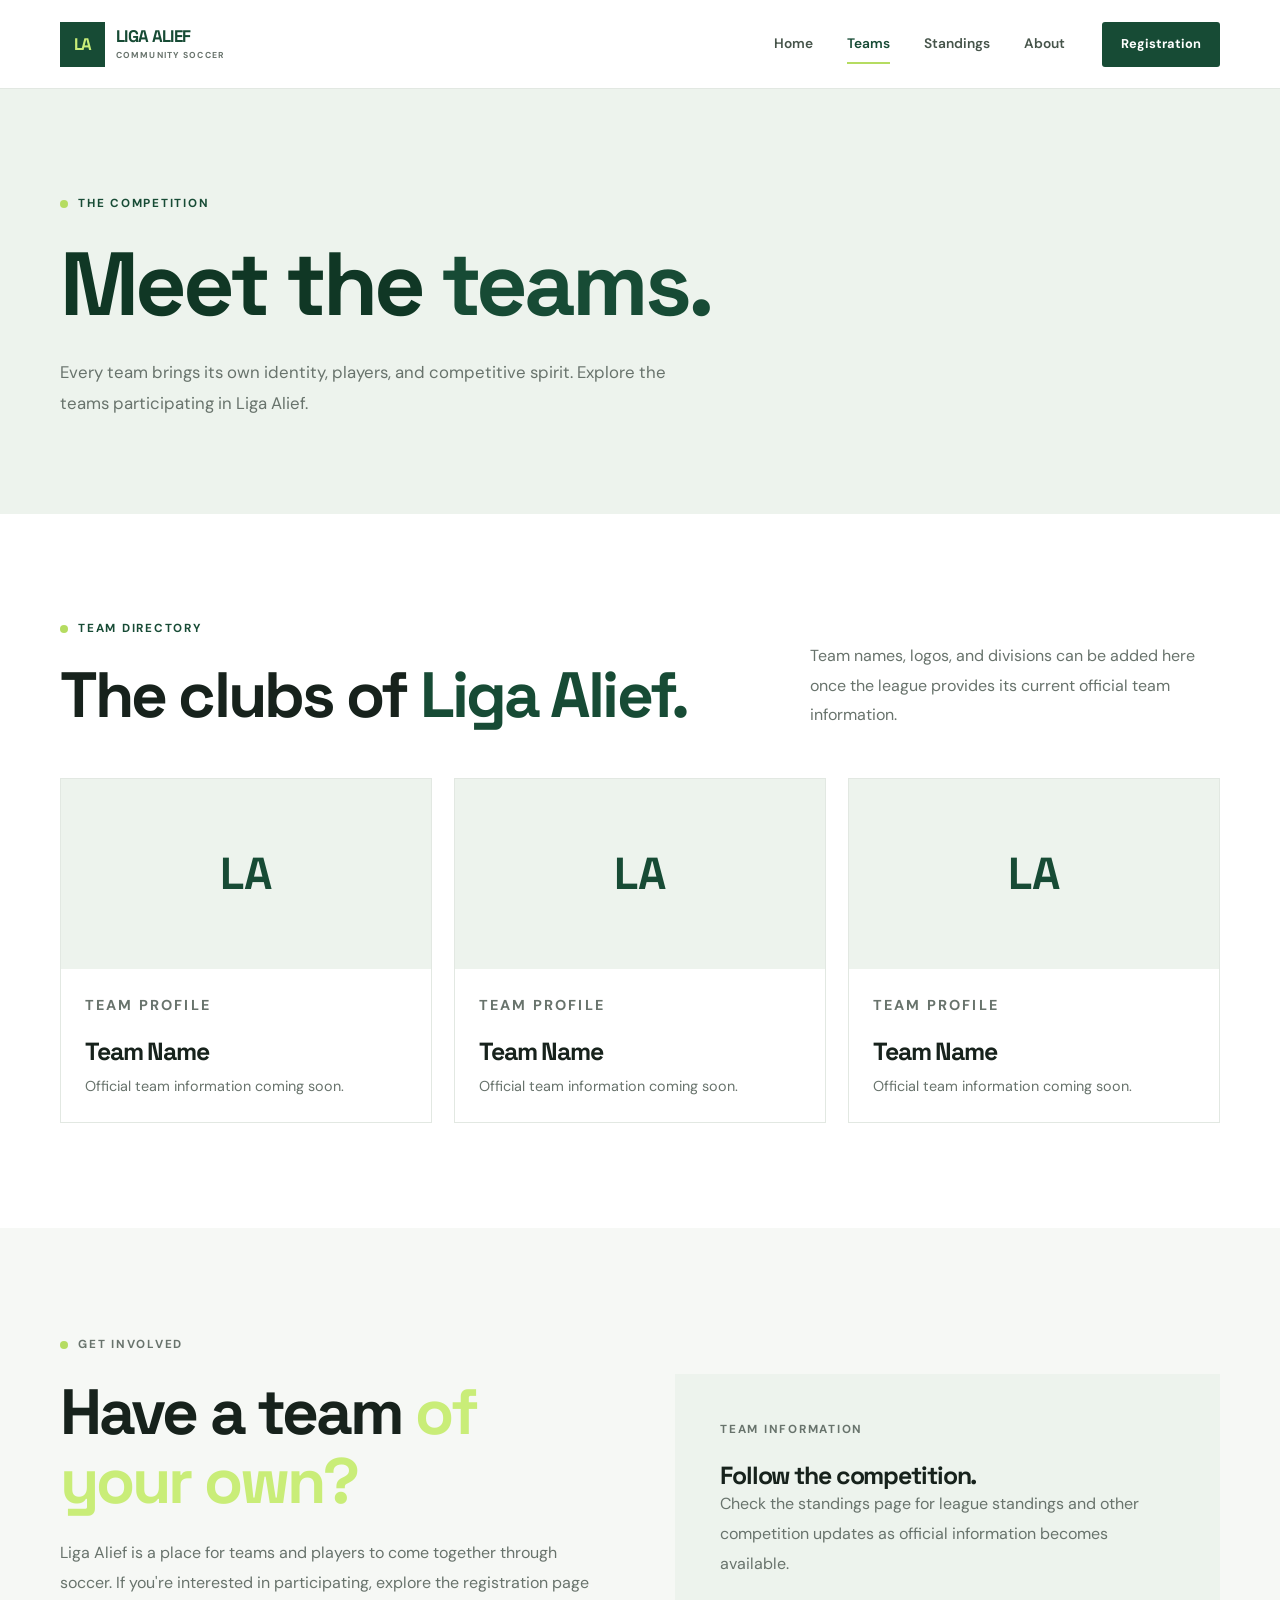
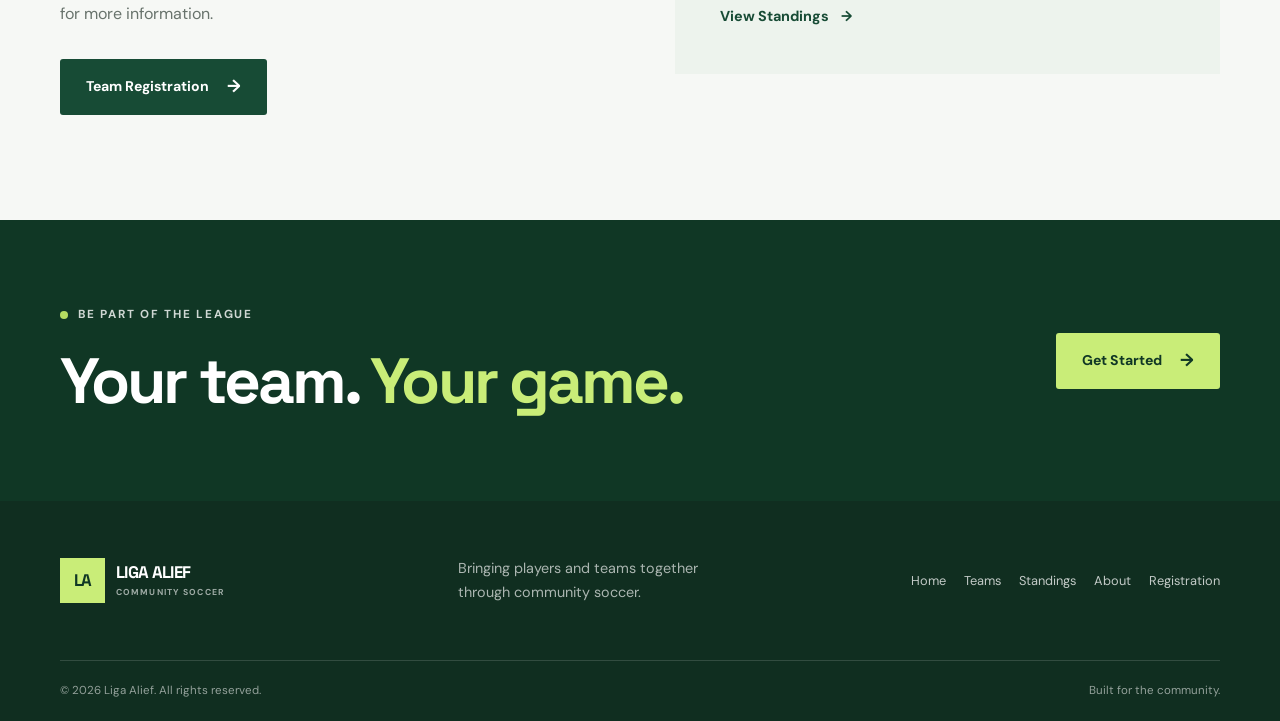
<file: teams.html>
<!DOCTYPE html>
<html lang="en">

<head>
    <meta charset="UTF-8">

    <meta
        name="viewport"
        content="width=device-width, initial-scale=1.0"
    >

    <meta
        name="description"
        content="Explore teams and learn more about participating in Liga Alief community soccer."
    >

    <meta name="theme-color" content="#174b35">

    <title>Teams | Liga Alief</title>

    <!-- Google Fonts -->
    <link rel="preconnect" href="https://fonts.googleapis.com">

    <link
        rel="preconnect"
        href="https://fonts.gstatic.com"
        crossorigin
    >

    <link
        href="https://fonts.googleapis.com/css2?family=DM+Sans:wght@400;500;600;700&family=Space+Grotesk:wght@400;500;600;700&display=swap"
        rel="stylesheet"
    >

    <!-- Shared Website Styles -->
    <link rel="stylesheet" href="style.css">

    <!-- Website Interactions -->
    <script src="script.js" defer></script>
</head>


<body data-page="teams">

    <!-- Accessibility -->
    <a href="#main-content" class="skip-link">
        Skip to content
    </a>


    <!-- ======================================
         HEADER
    ======================================= -->

    <header class="site-header">

        <div class="container nav-wrap">

            <a href="index.html" class="brand" aria-label="Liga Alief homepage">

                <span class="brand-mark">LA</span>

                <span class="brand-name">
                    <strong>LIGA ALIEF</strong>
                    <small>COMMUNITY SOCCER</small>
                </span>

            </a>


            <button
                class="menu-toggle"
                type="button"
                aria-label="Toggle navigation"
                aria-expanded="false"
                aria-controls="primary-nav"
            >
                <span></span>
                <span></span>
                <span></span>
            </button>


            <nav class="primary-nav" id="primary-nav">

                <a href="index.html" data-nav>Home</a>

                <a href="teams.html" data-nav>Teams</a>

                <a href="standings.html" data-nav>Standings</a>

                <a href="about.html" data-nav>About</a>

                <a
                    href="registration.html"
                    class="button button-small nav-cta"
                    data-nav
                >
                    Registration
                </a>

            </nav>

        </div>

    </header>


    <!-- ======================================
         MAIN CONTENT
    ======================================= -->

    <main id="main-content">


        <!-- PAGE HERO -->

        <section class="page-hero">

            <div class="container">

                <p class="eyebrow">
                    <span></span>
                    THE COMPETITION
                </p>

                <h1>
                    Meet the
                    <em>teams.</em>
                </h1>

                <p>
                    Every team brings its own identity, players,
                    and competitive spirit. Explore the teams
                    participating in Liga Alief.
                </p>

            </div>

        </section>



        <!-- TEAM DIRECTORY -->

        <section class="section-pad">

            <div class="container">

                <div class="section-heading">

                    <div>

                        <p class="eyebrow">
                            <span></span>
                            TEAM DIRECTORY
                        </p>

                        <h2>
                            The clubs of
                            <em>Liga Alief.</em>
                        </h2>

                    </div>

                    <p>
                        Team names, logos, and divisions can be
                        added here once the league provides its
                        current official team information.
                    </p>

                </div>



                <!--
                    TEAM CARD TEMPLATE

                    Replace each placeholder with an official
                    team name, logo, and division.

                    Duplicate a team-card article to add more teams.
                -->

                <div class="team-grid">


                    <!-- Team Placeholder 1 -->

                    <article class="team-card">

                        <div class="team-card-image">
                            LA
                        </div>

                        <div class="team-card-content">

                            <p class="eyebrow">
                                TEAM PROFILE
                            </p>

                            <h3>
                                Team Name
                            </h3>

                            <p>
                                Official team information
                                coming soon.
                            </p>

                        </div>

                    </article>



                    <!-- Team Placeholder 2 -->

                    <article class="team-card">

                        <div class="team-card-image">
                            LA
                        </div>

                        <div class="team-card-content">

                            <p class="eyebrow">
                                TEAM PROFILE
                            </p>

                            <h3>
                                Team Name
                            </h3>

                            <p>
                                Official team information
                                coming soon.
                            </p>

                        </div>

                    </article>



                    <!-- Team Placeholder 3 -->

                    <article class="team-card">

                        <div class="team-card-image">
                            LA
                        </div>

                        <div class="team-card-content">

                            <p class="eyebrow">
                                TEAM PROFILE
                            </p>

                            <h3>
                                Team Name
                            </h3>

                            <p>
                                Official team information
                                coming soon.
                            </p>

                        </div>

                    </article>


                </div>

            </div>

        </section>



        <!-- TEAM PARTICIPATION -->

        <section class="section-pad section-muted">

            <div class="container content-grid">

                <div>

                    <p class="eyebrow">
                        <span></span>
                        GET INVOLVED
                    </p>

                    <h2>
                        Have a team
                        <em>of your own?</em>
                    </h2>

                    <p>
                        Liga Alief is a place for teams and players
                        to come together through soccer.
                        If you're interested in participating,
                        explore the registration page for more
                        information.
                    </p>

                    <div style="margin-top: 30px;">

                        <a
                            href="registration.html#teams"
                            class="button button-dark"
                        >
                            Team Registration
                            <span>→</span>
                        </a>

                    </div>

                </div>


                <div class="contact-panel">

                    <p class="eyebrow">
                        TEAM INFORMATION
                    </p>

                    <h3>
                        Follow the competition.
                    </h3>

                    <p>
                        Check the standings page for league
                        standings and other competition updates
                        as official information becomes available.
                    </p>

                    <div style="margin-top: 24px;">

                        <a
                            href="standings.html"
                            class="text-link"
                        >
                            View Standings
                            <span>→</span>
                        </a>

                    </div>

                </div>

            </div>

        </section>



        <!-- CTA -->

        <section class="cta-section">

            <div class="container cta-inner">

                <div>

                    <p class="eyebrow eyebrow-light">
                        <span></span>
                        BE PART OF THE LEAGUE
                    </p>

                    <h2>
                        Your team.
                        <em>Your game.</em>
                    </h2>

                </div>


                <a
                    href="registration.html"
                    class="button button-lime"
                >
                    Get Started
                    <span>→</span>
                </a>

            </div>

        </section>


    </main>



    <!-- ======================================
         FOOTER
    ======================================= -->

    <footer class="site-footer">

        <div class="container footer-main">

            <a
                href="index.html"
                class="brand brand-footer"
                aria-label="Liga Alief homepage"
            >

                <span class="brand-mark">LA</span>

                <span class="brand-name">
                    <strong>LIGA ALIEF</strong>
                    <small>COMMUNITY SOCCER</small>
                </span>

            </a>


            <p>
                Bringing players and teams together
                through community soccer.
            </p>


            <nav class="footer-links" aria-label="Footer navigation">

                <a href="index.html">Home</a>

                <a href="teams.html">Teams</a>

                <a href="standings.html">Standings</a>

                <a href="about.html">About</a>

                <a href="registration.html">Registration</a>

            </nav>

        </div>


        <div class="container footer-bottom">

            <p>
                © <span data-year></span> Liga Alief.
                All rights reserved.
            </p>

            <p>
                Built for the community.
            </p>

        </div>

    </footer>

</body>

</html>
</file>
<file: style.css>
/* ==========================================
   LIGA ALIEF — SHARED WEBSITE STYLES
   Design direction: Light / Modern / Athletic
========================================== */


/* ==========================================
   1. GLOBAL VARIABLES
========================================== */

:root {
    --green: #174b35;
    --green-dark: #103725;
    --green-light: #286447;

    --lime: #c9ed78;
    --lime-dark: #b5dc61;

    --ink: #17221c;
    --muted: #68736c;

    --paper: #ffffff;
    --off-white: #f6f8f5;
    --soft-green: #edf3ed;

    --border: #e2e8e2;

    --font-body: "DM Sans", sans-serif;
    --font-heading: "Space Grotesk", sans-serif;

    --container: 1160px;

    --shadow: 0 18px 45px rgba(20, 50, 32, 0.09);
}


/* ==========================================
   2. RESET AND BASE STYLES
========================================== */

* {
    box-sizing: border-box;
    margin: 0;
    padding: 0;
}

html {
    scroll-behavior: smooth;
    scroll-padding-top: 100px;
}

body {
    background: var(--paper);
    color: var(--ink);
    font-family: var(--font-body);
    font-size: 16px;
    line-height: 1.7;
    -webkit-font-smoothing: antialiased;
}

body,
button,
a {
    font-family: var(--font-body);
}

img {
    display: block;
    max-width: 100%;
}

a {
    color: inherit;
    text-decoration: none;
}

button {
    font: inherit;
}

button,
a {
    -webkit-tap-highlight-color: transparent;
}

::selection {
    background: var(--lime);
    color: var(--green-dark);
}

.container {
    width: min(var(--container), calc(100% - 48px));
    margin-inline: auto;
}

.section-pad {
    padding: 105px 0;
}

.section-muted {
    background: var(--off-white);
}

.muted-copy {
    color: var(--muted);
    max-width: 470px;
}


/* ==========================================
   3. ACCESSIBILITY
========================================== */

.skip-link {
    position: absolute;
    left: -9999px;
    top: 10px;
    z-index: 9999;
    background: var(--lime);
    color: var(--green-dark);
    padding: 12px 18px;
    font-weight: 700;
}

.skip-link:focus {
    left: 10px;
}

a:focus-visible,
button:focus-visible {
    outline: 3px solid var(--lime-dark);
    outline-offset: 4px;
}


/* ==========================================
   4. TYPOGRAPHY
========================================== */

h1,
h2,
h3,
h4 {
    font-family: var(--font-heading);
    font-weight: 700;
    line-height: 1.08;
    letter-spacing: -0.045em;
}

h1 {
    font-size: clamp(3rem, 7vw, 6.5rem);
}

h2 {
    font-size: clamp(2.5rem, 5vw, 4.5rem);
}

h3 {
    font-size: 1.55rem;
}

h1 em,
h2 em {
    color: var(--lime);
    font-style: normal;
}

.intro-section h2 em,
.section-heading h2 em,
.standings-teaser h2 em,
.page-hero h1 em {
    color: var(--green);
}

.eyebrow {
    display: flex;
    align-items: center;
    gap: 10px;
    margin-bottom: 22px;
    color: var(--green);
    font-size: 0.73rem;
    font-weight: 700;
    letter-spacing: 0.15em;
    text-transform: uppercase;
}

.eyebrow > span {
    width: 8px;
    height: 8px;
    border-radius: 50%;
    background: var(--lime-dark);
}

.eyebrow-light {
    color: rgba(255, 255, 255, 0.8);
}


/* ==========================================
   5. BUTTONS AND LINKS
========================================== */

.button {
    display: inline-flex;
    align-items: center;
    justify-content: center;
    gap: 18px;
    min-height: 56px;
    padding: 0 25px;
    border: 1px solid transparent;
    border-radius: 3px;
    font-size: 0.88rem;
    font-weight: 700;
    transition: 0.25s ease;
}

.button span {
    font-size: 1.1rem;
}

.button-lime {
    background: var(--lime);
    color: var(--green-dark);
}

.button-lime:hover {
    background: var(--lime-dark);
    transform: translateY(-3px);
}

.button-dark {
    background: var(--green);
    color: white;
}

.button-dark:hover {
    background: var(--green-dark);
    transform: translateY(-3px);
}

.button-outline-light {
    border-color: rgba(255, 255, 255, 0.5);
    color: white;
}

.button-outline-light:hover {
    background: white;
    color: var(--green-dark);
}

.button-small {
    min-height: 45px;
    padding: 0 18px;
    font-size: 0.8rem;
}

.text-link {
    display: inline-flex;
    align-items: center;
    gap: 12px;
    color: var(--green);
    font-size: 0.9rem;
    font-weight: 700;
}

.text-link span {
    transition: transform 0.2s ease;
}

.text-link:hover span {
    transform: translateX(5px);
}

.text-link-light {
    color: white;
}


/* ==========================================
   6. HEADER AND NAVIGATION
========================================== */

.site-header {
    position: relative;
    z-index: 100;
    width: 100%;
    background: white;
    border-bottom: 1px solid var(--border);
}

.nav-wrap {
    display: flex;
    align-items: center;
    justify-content: space-between;
    min-height: 88px;
}

.brand {
    display: inline-flex;
    align-items: center;
    gap: 11px;
}

.brand-mark {
    display: grid;
    width: 45px;
    height: 45px;
    place-items: center;
    background: var(--green);
    color: var(--lime);
    font-family: var(--font-heading);
    font-size: 1.05rem;
    font-weight: 700;
    letter-spacing: -0.08em;
}

.brand-name {
    display: flex;
    flex-direction: column;
    color: var(--green);
    font-family: var(--font-heading);
    font-size: 1.05rem;
    font-weight: 500;
    line-height: 1.15;
    letter-spacing: -0.04em;
}

.brand-name strong {
    font-weight: 700;
}

.brand-name small {
    margin-top: 5px;
    color: var(--muted);
    font-family: var(--font-body);
    font-size: 0.54rem;
    font-weight: 700;
    letter-spacing: 0.13em;
}

.primary-nav {
    display: flex;
    align-items: center;
    gap: 34px;
}

.primary-nav > a:not(.button) {
    position: relative;
    color: #46544a;
    font-size: 0.86rem;
    font-weight: 600;
    transition: color 0.2s ease;
}

.primary-nav > a:not(.button):hover,
.primary-nav > a.active {
    color: var(--green);
}

.primary-nav > a:not(.button)::after {
    position: absolute;
    right: 0;
    bottom: -8px;
    left: 0;
    height: 2px;
    background: var(--lime-dark);
    content: "";
    transform: scaleX(0);
    transform-origin: left;
    transition: transform 0.2s ease;
}

.primary-nav > a.active::after,
.primary-nav > a:not(.button):hover::after {
    transform: scaleX(1);
}

.nav-cta {
    margin-left: 3px;
    background: var(--green);
    color: white;
}

.nav-cta:hover {
    background: var(--green-dark);
}

.menu-toggle {
    display: none;
    width: 44px;
    height: 44px;
    border: 1px solid var(--border);
    background: white;
    cursor: pointer;
}

.menu-toggle span {
    display: block;
    width: 20px;
    height: 2px;
    margin: 5px auto;
    background: var(--green);
}


/* ==========================================
   7. HOMEPAGE HERO
========================================== */

.hero {
    position: relative;
    display: flex;
    min-height: 690px;
    align-items: center;
    overflow: hidden;
    background: var(--green-dark);
    color: white;
}

.hero-image {
    position: absolute;
    inset: 0;
    background-image: url("https://images.unsplash.com/photo-1574629810360-7efbbe195018?auto=format&fit=crop&w=2000&q=85");
    background-position: center;
    background-size: cover;
    opacity: 0.7;
}

.hero-shade {
    position: absolute;
    inset: 0;
    background: linear-gradient(
        90deg,
        rgba(9, 31, 20, 0.95) 0%,
        rgba(9, 31, 20, 0.78) 48%,
        rgba(9, 31, 20, 0.2) 100%
    );
}

.hero-content {
    position: relative;
    z-index: 2;
    padding-top: 70px;
    padding-bottom: 110px;
}

.hero h1 {
    max-width: 950px;
}

.hero-copy {
    max-width: 530px;
    margin-top: 26px;
    color: rgba(255, 255, 255, 0.82);
    font-size: 1.08rem;
    line-height: 1.8;
}

.hero-actions {
    display: flex;
    align-items: center;
    flex-wrap: wrap;
    gap: 28px;
    margin-top: 36px;
}

.hero-bottom {
    position: absolute;
    right: 0;
    bottom: 25px;
    left: 0;
    z-index: 2;
    display: flex;
    justify-content: space-between;
    color: rgba(255, 255, 255, 0.68);
    font-size: 0.66rem;
    font-weight: 700;
    letter-spacing: 0.12em;
}

.hero-scroll b {
    margin-left: 8px;
    color: var(--lime);
    font-size: 1rem;
}


/* ==========================================
   8. HOMEPAGE INTRO
========================================== */

.intro-grid {
    display: grid;
    grid-template-columns: 1.1fr 0.9fr;
    align-items: center;
    gap: 100px;
}

.intro-copy p {
    margin-bottom: 25px;
    color: var(--muted);
    font-size: 1.04rem;
    line-height: 1.9;
}


/* ==========================================
   9. FEATURE BAND
========================================== */

.feature-band {
    padding: 90px 0;
    overflow: hidden;
    background: var(--green);
    color: white;
}

.feature-grid {
    display: grid;
    grid-template-columns: 0.9fr 1.1fr;
    align-items: center;
    gap: 80px;
}

.feature-copy h2 {
    margin-bottom: 24px;
}

.feature-copy > p:not(.eyebrow) {
    max-width: 460px;
    margin-bottom: 32px;
    color: rgba(255, 255, 255, 0.78);
    line-height: 1.9;
}

.feature-photo {
    min-height: 440px;
    background-image: url("https://images.unsplash.com/photo-1522778119026-d647f0596c20?auto=format&fit=crop&w=1200&q=85");
    background-position: center;
    background-size: cover;
}


/* ==========================================
   10. SECTION HEADINGS
========================================== */

.section-heading {
    display: flex;
    align-items: end;
    justify-content: space-between;
    gap: 60px;
    margin-bottom: 48px;
}

.section-heading > p {
    max-width: 410px;
    color: var(--muted);
    line-height: 1.85;
}


/* ==========================================
   11. GET INVOLVED CARDS
========================================== */

.path-grid {
    display: grid;
    grid-template-columns: repeat(3, 1fr);
    gap: 20px;
}

.path-card {
    position: relative;
    min-height: 310px;
    padding: 32px;
    border: 1px solid var(--border);
    background: white;
    transition: 0.25s ease;
}

.path-card:hover {
    border-color: var(--green);
    box-shadow: var(--shadow);
    transform: translateY(-5px);
}

.path-card-featured {
    background: var(--soft-green);
}

.path-number {
    color: var(--muted);
    font-size: 0.7rem;
    font-weight: 700;
    letter-spacing: 0.12em;
}

.path-icon {
    display: grid;
    width: 42px;
    height: 42px;
    margin: 30px 0 20px;
    place-items: center;
    background: var(--green);
    color: var(--lime);
    font-size: 1.2rem;
}

.path-card h3 {
    margin-bottom: 12px;
}

.path-card p {
    min-height: 65px;
    margin-bottom: 20px;
    color: var(--muted);
    font-size: 0.9rem;
    line-height: 1.7;
}


/* ==========================================
   12. STANDINGS PREVIEW
========================================== */

.standings-teaser-grid {
    display: grid;
    grid-template-columns: 0.85fr 1.15fr;
    align-items: center;
    gap: 85px;
}

.standings-teaser h2 {
    margin-bottom: 24px;
}

.standings-teaser .muted-copy {
    margin-bottom: 30px;
    line-height: 1.85;
}

.scoreboard-card {
    border: 1px solid var(--border);
    background: white;
    box-shadow: var(--shadow);
}

.scoreboard-top,
.scoreboard-bottom {
    display: flex;
    justify-content: space-between;
    padding: 18px 24px;
    border-bottom: 1px solid var(--border);
    color: var(--muted);
    font-size: 0.68rem;
    font-weight: 700;
    letter-spacing: 0.1em;
}

.live-dot {
    color: var(--green);
}

.scoreboard-empty {
    display: flex;
    min-height: 270px;
    flex-direction: column;
    align-items: center;
    justify-content: center;
    padding: 35px;
    text-align: center;
}

.trophy-icon {
    margin-bottom: 15px;
    color: var(--green);
    font-size: 2.5rem;
}

.scoreboard-empty h3 {
    font-size: 1.15rem;
    letter-spacing: 0;
}

.scoreboard-empty p {
    max-width: 370px;
    margin: 12px 0 18px;
    color: var(--muted);
    font-size: 0.86rem;
}

.scoreboard-empty a {
    color: var(--green);
    font-size: 0.85rem;
    font-weight: 700;
}

.scoreboard-bottom {
    border-top: 1px solid var(--border);
    border-bottom: 0;
}


/* ==========================================
   13. CALL TO ACTION
========================================== */

.cta-section {
    padding: 85px 0;
    background: var(--green-dark);
    color: white;
}

.cta-inner {
    display: flex;
    align-items: center;
    justify-content: space-between;
    gap: 40px;
}

.cta-inner h2 {
    font-size: clamp(2.8rem, 5vw, 4.5rem);
}


/* ==========================================
   14. PAGE HEROES
   Shared by internal pages
========================================== */

.page-hero {
    position: relative;
    padding: 105px 0 95px;
    overflow: hidden;
    background: var(--soft-green);
}

.page-hero h1 {
    max-width: 850px;
    margin-bottom: 24px;
    color: var(--green-dark);
    font-size: clamp(3rem, 7vw, 5.8rem);
}

.page-hero > .container > p:last-child {
    max-width: 620px;
    color: var(--muted);
    font-size: 1.05rem;
    line-height: 1.85;
}


/* ==========================================
   15. GENERAL CONTENT SECTIONS
========================================== */

.content-section {
    padding: 85px 0;
}

.content-grid {
    display: grid;
    grid-template-columns: 1fr 1fr;
    gap: 70px;
    align-items: center;
}

.content-grid p {
    color: var(--muted);
    line-height: 1.9;
}

.content-grid h2 {
    margin-bottom: 22px;
}

.content-photo {
    min-height: 380px;
    background-position: center;
    background-size: cover;
}


/* ==========================================
   16. INFORMATION CARDS
========================================== */

.info-grid {
    display: grid;
    grid-template-columns: repeat(3, 1fr);
    gap: 20px;
}

.info-card {
    padding: 32px;
    border: 1px solid var(--border);
    background: white;
}

.info-card h3 {
    margin: 18px 0 12px;
}

.info-card p {
    color: var(--muted);
    font-size: 0.93rem;
    line-height: 1.8;
}

.info-card .card-number {
    color: var(--green);
    font-size: 0.75rem;
    font-weight: 700;
    letter-spacing: 0.12em;
}


/* ==========================================
   17. TEAM CARDS
========================================== */

.team-grid {
    display: grid;
    grid-template-columns: repeat(3, 1fr);
    gap: 22px;
}

.team-card {
    overflow: hidden;
    border: 1px solid var(--border);
    background: white;
}

.team-card-image {
    display: grid;
    min-height: 190px;
    place-items: center;
    background: var(--soft-green);
    color: var(--green);
    font-family: var(--font-heading);
    font-size: 2.8rem;
    font-weight: 700;
}

.team-card-content {
    padding: 24px;
}

.team-card-content h3 {
    margin-bottom: 8px;
}

.team-card-content p {
    color: var(--muted);
    font-size: 0.9rem;
}


/* ==========================================
   18. TABLES AND STANDINGS
========================================== */

.table-wrap {
    overflow-x: auto;
    border: 1px solid var(--border);
    background: white;
}

.data-table {
    width: 100%;
    border-collapse: collapse;
    text-align: left;
}

.data-table th {
    padding: 18px 20px;
    background: var(--green);
    color: white;
    font-size: 0.75rem;
    letter-spacing: 0.08em;
    text-transform: uppercase;
}

.data-table td {
    padding: 18px 20px;
    border-bottom: 1px solid var(--border);
    color: var(--muted);
    font-size: 0.9rem;
}

.data-table tr:last-child td {
    border-bottom: 0;
}

.empty-table {
    padding: 55px 25px;
    text-align: center;
}

.empty-table h3 {
    margin-bottom: 12px;
}

.empty-table p {
    color: var(--muted);
}


/* ==========================================
   19. FAQ
========================================== */

.faq-list {
    max-width: 850px;
}

.faq-item {
    border-bottom: 1px solid var(--border);
}

.faq-question {
    display: flex;
    width: 100%;
    align-items: center;
    justify-content: space-between;
    gap: 20px;
    padding: 22px 0;
    border: 0;
    background: transparent;
    color: var(--ink);
    cursor: pointer;
    font-family: var(--font-heading);
    font-size: 1.08rem;
    font-weight: 600;
    text-align: left;
}

.faq-question span {
    color: var(--green);
    font-size: 1.5rem;
}

.faq-answer {
    display: none;
    padding: 0 0 22px;
    color: var(--muted);
    line-height: 1.8;
}

.faq-item.open .faq-answer {
    display: block;
}


/* ==========================================
   20. CONTACT SECTION
========================================== */

.contact-panel {
    padding: 45px;
    background: var(--soft-green);
}

.contact-panel h2 {
    margin-bottom: 18px;
}

.contact-panel p {
    color: var(--muted);
    line-height: 1.85;
}

.contact-detail {
    margin-top: 24px;
    color: var(--green);
    font-weight: 700;
}


/* ==========================================
   21. FOOTER
========================================== */

.site-footer {
    background: #102e20;
    color: white;
}

.footer-main {
    display: grid;
    grid-template-columns: 1fr 1fr 1fr;
    align-items: center;
    gap: 35px;
    padding-top: 55px;
    padding-bottom: 55px;
}

.brand-footer .brand-mark {
    background: var(--lime);
    color: var(--green-dark);
}

.brand-footer .brand-name {
    color: white;
}

.brand-footer .brand-name small {
    color: rgba(255, 255, 255, 0.6);
}

.footer-main > p {
    max-width: 270px;
    color: rgba(255, 255, 255, 0.65);
    font-size: 0.9rem;
}

.footer-links {
    display: flex;
    justify-content: flex-end;
    flex-wrap: wrap;
    gap: 18px;
}

.footer-links a {
    color: rgba(255, 255, 255, 0.75);
    font-size: 0.8rem;
}

.footer-links a:hover {
    color: var(--lime);
}

.footer-bottom {
    display: flex;
    justify-content: space-between;
    gap: 20px;
    padding-top: 20px;
    padding-bottom: 20px;
    border-top: 1px solid rgba(255, 255, 255, 0.14);
    color: rgba(255, 255, 255, 0.55);
    font-size: 0.72rem;
}


/* ==========================================
   22. RESPONSIVE — TABLETS
========================================== */

@media (max-width: 900px) {

    .primary-nav {
        gap: 18px;
    }

    .intro-grid,
    .feature-grid,
    .standings-teaser-grid {
        gap: 45px;
    }

    .footer-main {
        grid-template-columns: 1fr 1fr;
    }

    .footer-links {
        grid-column: 1 / -1;
        justify-content: flex-start;
    }

}


/* ==========================================
   23. RESPONSIVE — MOBILE
========================================== */

@media (max-width: 700px) {

    .container {
        width: min(100% - 36px, var(--container));
    }

    .section-pad {
        padding: 75px 0;
    }

    .nav-wrap {
        min-height: 76px;
    }

    .menu-toggle {
        display: block;
    }

    .primary-nav {
        position: absolute;
        top: 100%;
        right: 0;
        left: 0;
        display: none;
        flex-direction: column;
        align-items: stretch;
        gap: 0;
        padding: 12px 22px 22px;
        border-bottom: 1px solid var(--border);
        background: white;
        box-shadow: var(--shadow);
    }

    .primary-nav.open {
        display: flex;
    }

    .primary-nav > a:not(.button) {
        padding: 14px 0;
        border-bottom: 1px solid var(--border);
    }

    .primary-nav > a:not(.button)::after {
        display: none;
    }

    .nav-cta {
        margin: 16px 0 0;
    }

    .hero {
        min-height: 680px;
    }

    .hero-shade {
        background: linear-gradient(
            90deg,
            rgba(9, 31, 20, 0.92),
            rgba(9, 31, 20, 0.55)
        );
    }

    .hero-content {
        padding-top: 75px;
        padding-bottom: 125px;
    }

    .hero h1 {
        font-size: clamp(2.9rem, 12vw, 4.5rem);
    }

    .hero-copy {
        font-size: 0.97rem;
    }

    .hero-actions {
        align-items: flex-start;
        flex-direction: column;
        gap: 20px;
    }

    .hero-bottom {
        bottom: 18px;
        font-size: 0.56rem;
    }

    .intro-grid,
    .feature-grid,
    .standings-teaser-grid,
    .content-grid {
        grid-template-columns: 1fr;
        gap: 35px;
    }

    .feature-band {
        padding: 70px 0;
    }

    .feature-photo {
        min-height: 300px;
    }

    .section-heading {
        align-items: flex-start;
        flex-direction: column;
        gap: 20px;
    }

    .path-grid,
    .info-grid,
    .team-grid {
        grid-template-columns: 1fr;
    }

    .path-card {
        min-height: auto;
    }

    .path-card p {
        min-height: auto;
    }

    .cta-inner {
        align-items: flex-start;
        flex-direction: column;
    }

    .page-hero {
        padding: 75px 0;
    }

    .page-hero h1 {
        font-size: clamp(2.9rem, 12vw, 4.5rem);
    }

    .content-section {
        padding: 65px 0;
    }

    .content-photo {
        min-height: 270px;
    }

    .footer-main {
        grid-template-columns: 1fr;
        gap: 25px;
    }

    .footer-links {
        grid-column: auto;
        justify-content: flex-start;
    }

    .footer-bottom {
        flex-direction: column;
        gap: 8px;
    }

    .contact-panel {
        padding: 28px;
    }

}


/* ==========================================
   24. REDUCED MOTION
========================================== */

@media (prefers-reduced-motion: reduce) {

    *,
    *::before,
    *::after {
        scroll-behavior: auto !important;
        transition-duration: 0.01ms !important;
        animation-duration: 0.01ms !important;
        animation-iteration-count: 1 !important;
    }

}
</file>
